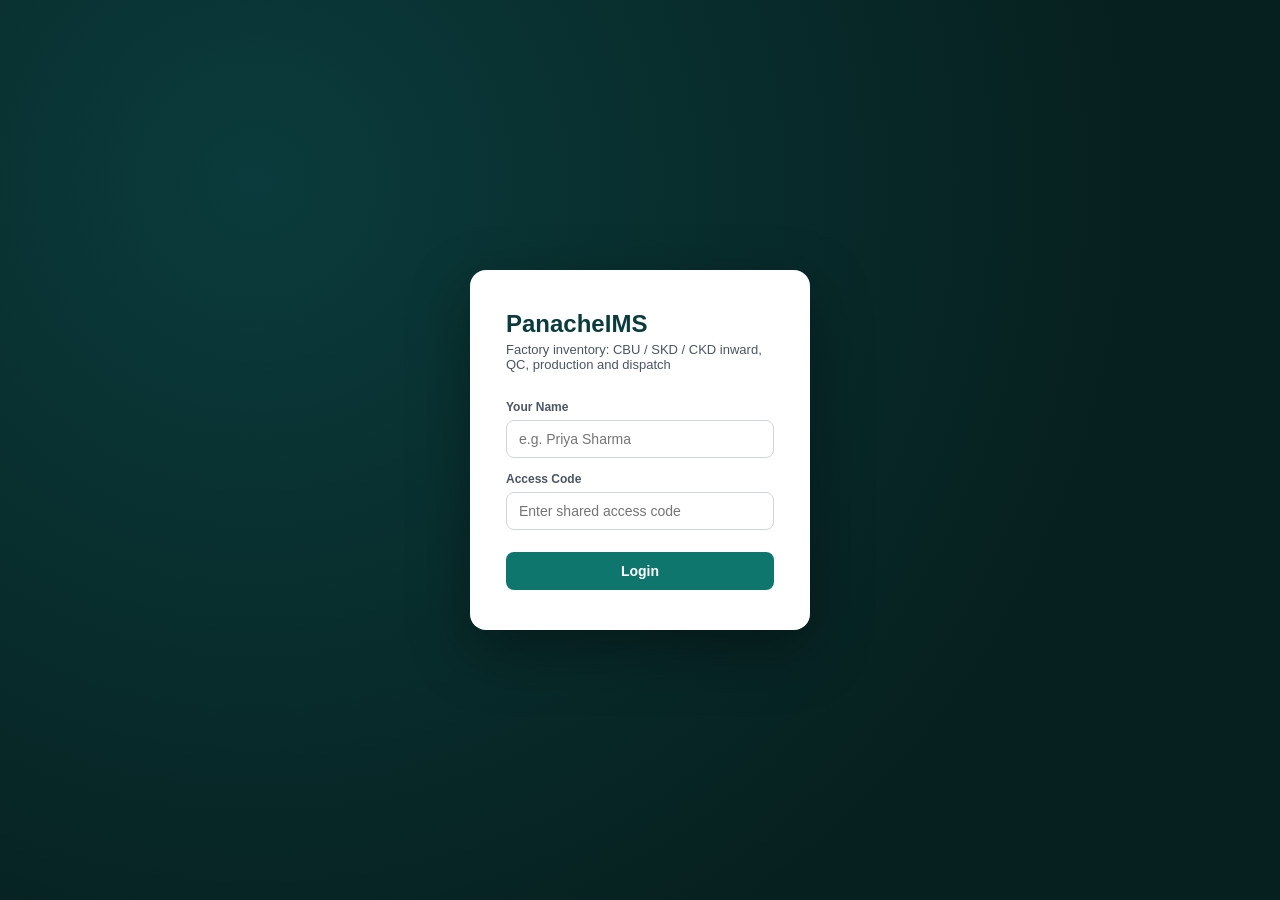
<file: index.html>
<!DOCTYPE html>
<html lang="en">
<head>
    <meta charset="UTF-8">
    <meta name="viewport" content="width=device-width, initial-scale=1.0">
    <title>Login | Panache Factory Inventory</title>
    <link rel="stylesheet" href="style.css">
</head>
<body>
    <div class="login-wrap">
        <div class="login-box">
            <div class="logo">Panache<span>IMS</span></div>
            <div class="tagline">Factory inventory: CBU / SKD / CKD inward, QC, production and dispatch</div>

            <form id="loginForm">
                <label>Your Name</label>
                <input type="text" id="name" placeholder="e.g. Priya Sharma" required>

                <label>Access Code</label>
                <input type="password" id="accessCode" placeholder="Enter shared access code" required>

                <button type="submit" class="btn-primary">Login</button>
                <div class="login-error" id="err" style="display:none;"></div>
            </form>
        </div>
    </div>

    <script src="app.js"></script>
    <script>
        document.getElementById("loginForm").addEventListener("submit", async (e) => {
            e.preventDefault();
            const name = document.getElementById("name").value.trim();
            const accessCode = document.getElementById("accessCode").value;
            const errBox = document.getElementById("err");
            errBox.style.display = "none";
            try {
                const res = await apiPost("/api/login", { name, access_code: accessCode });
                if (res.success) {
                    localStorage.setItem("userName", res.name);
                    window.location.href = "dashboard.html";
                } else {
                    errBox.textContent = res.message || "Login failed.";
                    errBox.style.display = "block";
                }
            } catch (err) {
                errBox.textContent = "Could not reach the server. Please try again.";
                errBox.style.display = "block";
            }
        });
    </script>
</body>
</html>
</file>
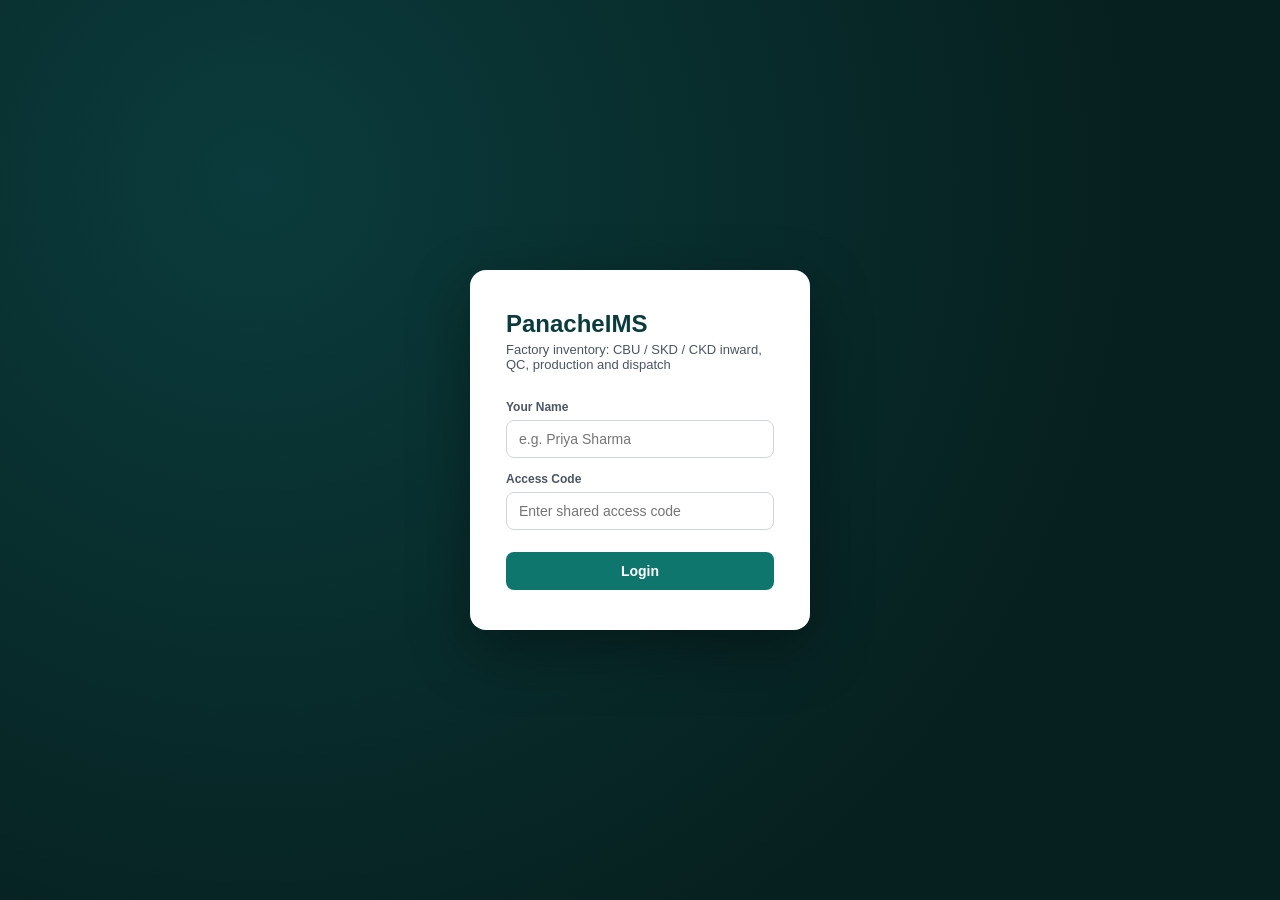
<file: assistant.html>
<!DOCTYPE html>
<html lang="en">
<head>
    <meta charset="UTF-8">
    <meta name="viewport" content="width=device-width, initial-scale=1.0">
    <title>AI Warehouse Assistant | Inventory Management System</title>
    <link rel="stylesheet" href="style.css">
</head>
<body>
    <div class="sidebar">
        <div class="logo">📦 Inventory<span>MS</span></div>
        <div class="menu">
            <a href="dashboard.html">Dashboard</a>
            <a href="assistant.html" class="active">AI Warehouse Assistant</a>
            <a href="reports.html">Reports</a>
        </div>
        <div class="sidebar-footer">Powered by Gemini<br>Every reply is grounded in the live ledger — the AI never guesses a quantity.</div>
    </div>

    <div class="main">
        <div class="header">
            <h1>AI Warehouse Assistant</h1>
            <div class="header-actions">
                <button class="logout-btn" id="undoBtn">↶ Undo last</button>
                <div class="profile" id="profileName">—</div>
                <button class="logout-btn" onclick="logout()">Logout</button>
            </div>
        </div>

        <div class="section" style="padding:20px 24px;">
            <div class="chat-hints">
                <button class="chat-hint" data-msg="how much stock do we have in Bhiwandi?">Ask stock levels</button>
                <button class="chat-hint" data-msg="where is serial number TV43-0001?">Find a serial</button>
                <button class="chat-hint" data-msg="how many TVs can we assemble from the parts in stock?">Can we assemble?</button>
                <button class="chat-hint" data-msg="what is waiting for QC?">Waiting for QC</button>
                <button class="chat-hint" data-msg="what's been sitting in stock for too long?">Ask about aging stock</button>
            </div>

            <div class="chat-wrap">
                <div class="chat-log" id="chatLog">
                    <div class="msg bot">Hi! Tell me about a delivery, dispatch, transfer, or stock correction — or just ask
                        me how much of something you have, where it's kept, or where a serial number is.</div>
                </div>
                <form class="chat-input-row" id="chatForm">
                    <input type="text" id="chatInput" placeholder="e.g. moved 20 back covers from Bhiwandi to Ghatkopar, rack G-2" autocomplete="off" required>
                    <button type="submit" id="sendBtn">Send</button>
                </form>
            </div>
        </div>
    </div>

    <script src="app.js"></script>
    <script>
        requireLogin();
        document.getElementById("profileName").textContent = localStorage.getItem("userName");

        const chatLog = document.getElementById("chatLog");
        const chatForm = document.getElementById("chatForm");
        const chatInput = document.getElementById("chatInput");
        const sendBtn = document.getElementById("sendBtn");

        function addMsg(text, who, extraClass) {
            const div = document.createElement("div");
            div.className = `msg ${who}${extraClass ? " " + extraClass : ""}`;
            div.textContent = text;
            chatLog.appendChild(div);
            chatLog.scrollTop = chatLog.scrollHeight;
            return div;
        }

        async function sendMessage(text) {
            addMsg(text, "user");
            chatInput.value = "";
            sendBtn.disabled = true;
            const thinking = addMsg("Thinking…", "bot");
            try {
                const res = await apiPost("/api/chat", { message: text, entered_by: localStorage.getItem("userName") });
                thinking.remove();
                if (res.success === false) {
                    addMsg(res.message || "Sorry, I couldn't process that.", "bot", "error");
                } else if (res.type === "query") {
                    addMsg(res.message, "bot");
                } else {
                    addMsg(res.message, "bot", "applied");
                }
            } catch (err) {
                thinking.remove();
                addMsg("Could not reach the server: " + err.message, "bot", "error");
            } finally {
                sendBtn.disabled = false;
                chatInput.focus();
            }
        }

        chatForm.addEventListener("submit", (e) => {
            e.preventDefault();
            const text = chatInput.value.trim();
            if (!text) return;
            sendMessage(text);
        });

        document.querySelectorAll(".chat-hint").forEach(btn => {
            btn.addEventListener("click", () => sendMessage(btn.dataset.msg));
        });

        document.getElementById("undoBtn").addEventListener("click", async () => {
            try {
                const res = await apiPost("/api/undo", {});
                showToast(`Reversed: ${res.reversed.action} — ${res.reversed.product}`);
                addMsg(`Undone the last applied transaction (${res.reversed.action} — ${res.reversed.product}).`, "bot");
            } catch (err) {
                showToast("Nothing to undo: " + err.message);
            }
        });
    </script>
</body>
</html>
</file>
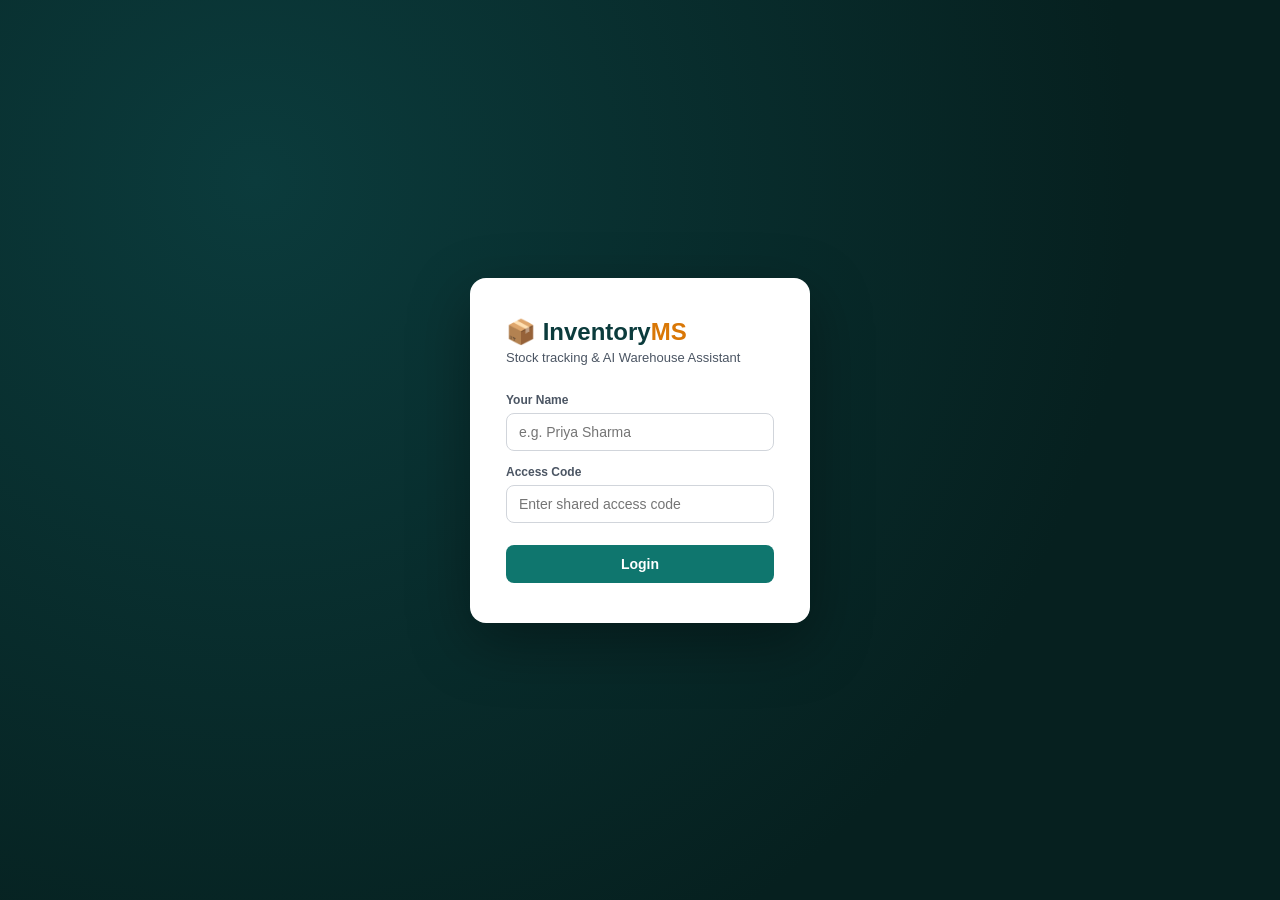
<file: index (5).html>
<!DOCTYPE html>
<html lang="en">
<head>
    <meta charset="UTF-8">
    <meta name="viewport" content="width=device-width, initial-scale=1.0">
    <title>Login | Inventory Management System</title>
    <link rel="stylesheet" href="style.css">
    <style>
        body { display:block; }
    </style>
</head>
<body>
    <div class="login-wrap">
        <div class="login-box">
            <div class="logo">📦 Inventory<span style="color:#d97706">MS</span></div>
            <div class="tagline">Stock tracking &amp; AI Warehouse Assistant</div>

            <form id="loginForm">
                <label>Your Name</label>
                <input type="text" id="name" placeholder="e.g. Priya Sharma" required>

                <label>Access Code</label>
                <input type="password" id="accessCode" placeholder="Enter shared access code" required>

                <button type="submit" class="btn-primary">Login</button>
                <div class="login-error" id="err" style="display:none;"></div>
            </form>
        </div>
    </div>

    <script src="app.js"></script>
    <script>
        document.getElementById("loginForm").addEventListener("submit", async (e) => {
            e.preventDefault();
            const name = document.getElementById("name").value.trim();
            const accessCode = document.getElementById("accessCode").value;
            const errBox = document.getElementById("err");
            errBox.style.display = "none";
            try {
                const res = await apiPost("/api/login", { name, access_code: accessCode });
                if (res.success) {
                    localStorage.setItem("userName", res.name);
                    window.location.href = "dashboard.html";
                } else {
                    errBox.textContent = res.message || "Login failed.";
                    errBox.style.display = "block";
                }
            } catch (err) {
                errBox.textContent = "Could not reach the server. Please try again.";
                errBox.style.display = "block";
            }
        });
    </script>
</body>
</html>
</file>
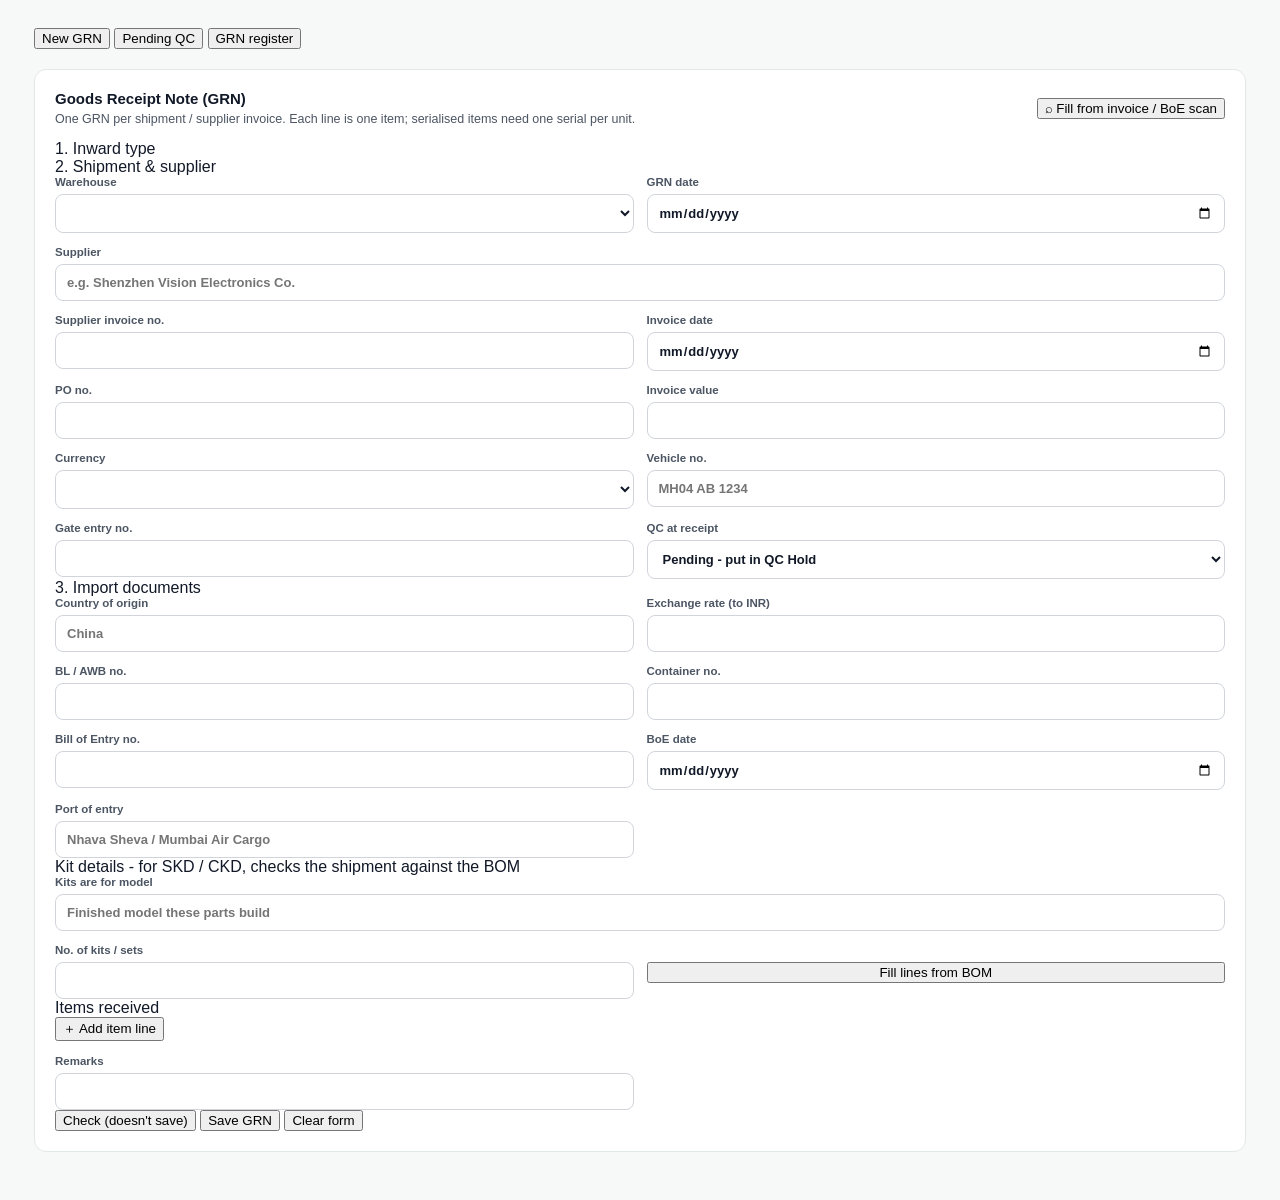
<file: inward.html>
<!DOCTYPE html>
<html lang="en">
<head>
    <meta charset="UTF-8">
    <meta name="viewport" content="width=device-width, initial-scale=1.0">
    <title>Inward & QC | Panache Factory Inventory</title>
    <link rel="stylesheet" href="style.css">
</head>
<body>
<div class="main" id="root">
    <div id="pageHeader"></div>

    <div class="tabs">
        <button data-tab="new">New GRN</button>
        <button data-tab="qc">Pending QC <span id="qcCount"></span></button>
        <button data-tab="grns">GRN register</button>
    </div>

    <!-- ================= NEW GRN ================= -->
    <div class="tab-panel" id="new">
      <form id="grnForm" class="section" autocomplete="off" onsubmit="event.preventDefault(); saveGrn(false)">
        <div class="section-header">
            <div><h2>Goods Receipt Note (GRN)</h2><p class="section-help">One GRN per shipment / supplier invoice. Each line is one item; serialised items need one serial per unit.</p></div>
            <div class="btn-row">
                <button type="button" class="btn amber" onclick="document.getElementById('docFile').click()">⌕ Fill from invoice / BoE scan</button>
                <input type="file" id="docFile" hidden accept=".pdf,.jpg,.jpeg,.png,.webp,.heic,.heif" onchange="scanDoc(this)">
            </div>
        </div>
        <div id="scanStatus" class="notice" hidden></div>

        <div class="form-title">1. Inward type</div>
        <div class="type-choice" id="typeChoice"></div>

        <div class="form-title">2. Shipment & supplier</div>
        <div class="form-grid">
            <label class="req">Warehouse<select name="warehouse" id="whSel"></select></label>
            <label class="req">GRN date<input type="date" name="grn_date"></label>
            <label class="wide req">Supplier<input name="supplier" list="supplierList" placeholder="e.g. Shenzhen Vision Electronics Co."></label>
            <label class="req">Supplier invoice no.<input name="invoice_no"></label>
            <label>Invoice date<input type="date" name="invoice_date"></label>
            <label>PO no.<input name="po_no"></label>
            <label>Invoice value<input name="invoice_value" type="number" step="0.01" min="0"></label>
            <label>Currency<select name="currency"></select></label>
            <label>Vehicle no.<input name="vehicle_no" placeholder="MH04 AB 1234"></label>
            <label>Gate entry no.<input name="gate_entry_no"></label>
            <label>QC at receipt
                <select name="qc_status"><option value="PENDING">Pending - put in QC Hold</option><option value="PASSED">Already passed - straight to store</option></select>
            </label>
        </div>

        <div id="importBox">
            <div class="form-title">3. Import documents</div>
            <div class="form-grid">
                <label>Country of origin<input name="country_of_origin" placeholder="China"></label>
                <label>Exchange rate (to INR)<input name="exchange_rate" type="number" step="0.0001" min="0"></label>
                <label>BL / AWB no.<input name="bl_awb_no"></label>
                <label>Container no.<input name="container_no"></label>
                <label>Bill of Entry no.<input name="bill_of_entry_no"></label>
                <label>BoE date<input type="date" name="boe_date"></label>
                <label>Port of entry<input name="port_of_entry" placeholder="Nhava Sheva / Mumbai Air Cargo"></label>
            </div>
        </div>

        <div id="kitBox">
            <div class="form-title">Kit details <span class="hint">- for SKD / CKD, checks the shipment against the BOM</span></div>
            <div class="form-grid">
                <label class="wide">Kits are for model<input name="kit_for_item" list="fgList" placeholder="Finished model these parts build"></label>
                <label>No. of kits / sets<input name="kits_count" type="number" min="0" step="1"></label>
                <label>&nbsp;<button type="button" class="btn secondary" onclick="fillFromBom()">Fill lines from BOM</button></label>
            </div>
        </div>

        <div class="form-title">Items received</div>
        <div id="lines"></div>
        <button type="button" class="btn secondary" onclick="addLine()">＋ Add item line</button>

        <div class="form-grid" style="margin-top:14px">
            <label class="full">Remarks<input name="remarks"><input type="hidden" name="source_document"></label>
        </div>

        <div id="kitResult"></div>
        <div id="grnResult" class="result"></div>
        <div class="btn-row sticky-actions">
            <button type="button" class="btn secondary" id="checkBtn" onclick="saveGrn(true)">Check (doesn't save)</button>
            <button type="submit" class="btn" id="saveBtn">Save GRN</button>
            <button type="button" class="btn-ghost" onclick="resetGrn()">Clear form</button>
        </div>
      </form>
    </div>

    <!-- ================= PENDING QC ================= -->
    <div class="tab-panel" id="qc" hidden>
        <div class="section">
            <div class="section-header"><div><h2>Waiting for QC</h2><p class="section-help">Stock received with QC pending, and production output sent to QC. Passed stock moves to the store; rejected stock goes to Quarantine.</p></div></div>
            <div id="qcTable"></div>
        </div>
    </div>

    <!-- ================= GRN REGISTER ================= -->
    <div class="tab-panel" id="grns" hidden>
        <div class="section">
            <div class="section-header"><h2>GRN register</h2>
                <input id="grnSearch" placeholder="Search supplier, invoice, BoE, GRN…" style="max-width:280px" oninput="renderGrns()"></div>
            <div id="grnTable"></div>
        </div>
    </div>
</div>

<datalist id="supplierList"></datalist>
<datalist id="fgList"></datalist>

<script src="app.js"></script>
<script>
initPage("Inward (GRN) & QC", "Receive CBU, SKD, CKD and local shipments; record QC.");
let GRNS = [];
let lineSeq = 0;

const TYPE_HELP = {
    CBU: "Finished units, ready to sell. Serials needed per unit.",
    SKD: "Semi-built units needing final assembly.",
    CKD: "Loose parts / kits for assembly on the line.",
    LOCAL: "Bought from an Indian supplier.",
};

async function setup() {
    const m = await loadMeta();
    document.getElementById("typeChoice").innerHTML = Object.keys(m.inward_types).map((t, i) =>
        `<label><input type="radio" name="inward_type" value="${t}" ${i === 0 ? "checked" : ""} onchange="typeChanged()"><span><b>${t}</b><small>${esc(TYPE_HELP[t] || m.inward_types[t])}</small></span></label>`).join("");
    document.getElementById("whSel").innerHTML = options(m.warehouses, m.warehouses[0]);
    document.querySelector('[name=currency]').innerHTML = options(["USD", "CNY", "INR", "EUR", "JPY", "KRW", "HKD", "TWD"], "USD");
    document.querySelector('[name=grn_date]').value = today();
    await loadItems();
    fillFgList();
    typeChanged();
    if (!document.querySelector("#lines [data-row]")) addLine();
}
function fillFgList() {
    document.getElementById("fgList").innerHTML = ITEMS.filter(i => ["FG", "SUB_ASSEMBLY"].includes(i["Item Type"]))
        .map(i => `<option value="${esc(i["Item Name"])}">${esc(i["Item Code"])}${i.has_bom ? " · BOM" : " · no BOM"}</option>`).join("");
}
function itype() { return (document.querySelector('[name=inward_type]:checked') || {}).value; }
function typeChanged() {
    const t = itype();
    document.getElementById("importBox").hidden = t === "LOCAL";
    document.getElementById("kitBox").hidden = !(t === "SKD" || t === "CKD");
    const cur = document.querySelector('[name=currency]');
    if (t === "LOCAL") cur.value = "INR"; else if (cur.value === "INR") cur.value = "USD";
}

/* ---------- line items ---------- */
function addLine(pre) {
    pre = pre || {};
    const id = ++lineSeq;
    const div = document.createElement("div");
    div.className = "line-card";
    div.dataset.row = id;
    div.innerHTML = `
      <div class="line-head"><b>Line <span class="ln"></span></b><button type="button" class="link-btn" onclick="this.closest('[data-row]').remove(); renumber()">Remove</button></div>
      <div class="line-grid">
        <label class="field req">Item (name or code)<input data-k="item" list="itemList" value="${esc(pre.item || "")}" oninput="lineChanged(this)"></label>
        <label class="field req">Invoice qty<input data-k="invoice_qty" type="number" min="0" step="any" value="${esc(pre.invoice_qty ?? "")}" oninput="lineChanged(this)"></label>
        <label class="field">Received qty<input data-k="received_qty" type="number" min="0" step="any" placeholder="= invoice" value="${esc(pre.received_qty ?? "")}" oninput="lineChanged(this)"></label>
        <label class="field">Damaged qty<input data-k="damaged_qty" type="number" min="0" step="any" value="${esc(pre.damaged_qty ?? "")}" oninput="lineChanged(this)"></label>
        <label class="field req">Bin / rack<input data-k="bin" value="${esc(pre.bin || "")}" placeholder="R-A3-S2"></label>
        <label class="field">Unit price<input data-k="unit_price" type="number" min="0" step="any" value="${esc(pre.unit_price ?? "")}"></label>
        <label class="field">Lot / batch no.<input data-k="lot_no" value="${esc(pre.lot_no || "")}"></label>
        <label class="field">Mfg date<input data-k="mfg_date" type="date"></label>
        <label class="field">HSN code<input data-k="hsn_code" value="${esc(pre.hsn_code || "")}"></label>
        <label class="field">QC for this line<select data-k="qc_status"><option value="">Same as GRN</option><option>PENDING</option><option>PASSED</option></select></label>
        <label class="field span-2">Remarks<input data-k="remarks"></label>
        <div class="new-item-box" hidden>
          <p><b>New item.</b> It will be added to the Item Master when you save.</p>
          <label class="field">Item code<input data-k="item_code" placeholder="blank = auto"></label>
          <label class="field req">Item type<select data-k="item_type">${options(META.item_types, "", "Choose…")}</select></label>
          <label class="field req">Serialized?<select data-k="serialized" onchange="lineChanged(this)"><option value="N">No - count only</option><option value="Y">Yes - one serial per unit</option></select></label>
          <label class="field">Unit<input data-k="unit" placeholder="pcs"></label>
        </div>
        <label class="field span-3 serials-box" hidden>Serial numbers of good units <span class="hint">one per line, or "SERIAL | MAC/IMEI"</span>
          <textarea data-k="serials" data-serials rows="3">${esc(Array.isArray(pre.serials) ? pre.serials.join("\n") : (pre.serials || ""))}</textarea><span class="serial-count"></span></label>
        <label class="field span-3 dserials-box" hidden>Serial numbers of damaged units
          <textarea data-k="damaged_serials" data-serials rows="3"></textarea><span class="serial-count"></span></label>
        <label class="field span-2 dbin-box" hidden>Quarantine bin for damaged<input data-k="damaged_bin" placeholder="QUARANTINE"></label>
      </div>
      <div class="line-summary"></div>`;
    document.getElementById("lines").appendChild(div);
    if (pre.is_new) {
        const box = div.querySelector(".new-item-box");
        box.querySelector('[data-k=item_code]').value = pre.item_code || "";
        box.querySelector('[data-k=item_type]').value = pre.item_type || "";
    }
    renumber();
    lineChanged(div.querySelector("[data-k=item]"));
    return div;
}
function renumber() { document.querySelectorAll("#lines [data-row] .ln").forEach((el, i) => el.textContent = i + 1); }
function lineChanged(el) {
    const row = el.closest("[data-row]");
    const v = k => row.querySelector(`[data-k=${k}]`).value.trim();
    const it = findItem(v("item"));
    const isNew = v("item") && !it;
    row.querySelector(".new-item-box").hidden = !isNew;
    const serialized = it ? it.Serialized === "Y" : (isNew && v("serialized") === "Y");
    const inv = Number(v("invoice_qty") || 0), rec = v("received_qty") === "" ? inv : Number(v("received_qty"));
    const dmg = Number(v("damaged_qty") || 0), acc = Math.max(rec - dmg, 0), short = Math.max(inv - rec, 0);
    row.querySelector(".serials-box").hidden = !serialized;
    row.querySelector(".dserials-box").hidden = !(serialized && dmg > 0);
    row.querySelector(".dbin-box").hidden = !(dmg > 0);
    let txt = it ? `<span class="type-tag">${esc(it["Item Code"])}</span> <span class="type-tag">${esc(it["Item Type"])}</span> ${serialized ? '<span class="type-tag">SERIALIZED</span>' : ""} · ` : "";
    if (inv || rec) txt += `Accepted <b>${fmtQty(acc)}</b>` + (short ? ` · <span class="diff-neg">short ${fmtQty(short)}</span>` : "") +
        (rec > inv && inv ? ` · <span class="diff-pos">excess ${fmtQty(rec - inv)}</span>` : "") + (dmg ? ` · <span class="diff-neg">${fmtQty(dmg)} damaged → quarantine</span>` : "");
    if (serialized) txt += ` · need <b>${fmtQty(acc)}</b> serial(s)`;
    row.querySelector(".line-summary").innerHTML = txt;
}

async function fillFromBom() {
    const fg = document.querySelector('[name=kit_for_item]').value.trim();
    const kits = Number(document.querySelector('[name=kits_count]').value || 0);
    if (!fg || !kits) return showToast("Enter the model and number of kits first.", "error");
    const r = await apiGet("/api/bom?fg=" + encodeURIComponent(fg));
    if (!r.fg) return showToast("That model is not in the Item Master.", "error");
    if (!r.lines.length) return showToast(`${r.fg["Item Name"]} has no BOM yet - add it under Items & BOM.`, "error");
    document.querySelectorAll("#lines [data-row]").forEach(row => { if (!row.querySelector("[data-k=item]").value.trim()) row.remove(); });
    r.lines.forEach(l => addLine({ item: l["Component Name"], invoice_qty: Math.round(Number(l["Qty Per Unit"]) * kits * 10000) / 10000 }));
    showToast(`${r.lines.length} BOM lines added. Adjust received / damaged quantities to what actually arrived.`);
}

/* ---------- save ---------- */
function collectGrn() {
    const body = formData(document.getElementById("grnForm"));
    body.lines = rowsData(document.getElementById("lines")).filter(l => l.item).map(l => {
        const it = findItem(l.item);
        if (it) { l.item_code = it["Item Code"]; delete l.item_type; delete l.serialized; }
        else { l.item_name = l.item; }
        return l;
    });
    return body;
}
async function saveGrn(dry) {
    const btn = document.getElementById(dry ? "checkBtn" : "saveBtn");
    const body = collectGrn();
    const r = await submitWith(btn, () => apiPost("/api/inward" + (dry ? "?dry_run=true" : ""), body));
    if (!r) return;
    const resEl = document.getElementById("grnResult");
    if (dry && r.success) {
        r.message = "Everything checks out. " + r.message.replace(/^GRN-\d+-\d+ saved/, "Will save as") + " (Not saved yet.)";
    }
    showResult(resEl, r);
    renderKit(r.kit_check);
    if (r.success && !dry) {
        showToast(r.grn_no + " saved.");
        resetGrn(true);
        await loadItems(true); fillFgList();
        loadQc(); loadGrns();
    }
    resEl.scrollIntoView({ behavior: "smooth", block: "center" });
}
function renderKit(k) {
    const el = document.getElementById("kitResult");
    if (!k) { el.innerHTML = ""; return; }
    el.innerHTML = `<div class="kit-box"><div class="section-header"><h2>Kit check: ${esc(k.kit_item || "")} × ${esc(k.kits ?? "")}</h2>${statusPill(k.status)}</div>
        ${table(["Component", "Required", "Received (good)", "Difference"], (k.lines || []).map(l => [
            esc(l.item_name) + (l.not_in_bom ? ' <span class="pill warn">not in BOM</span>' : ""), fmtQty(l.required), fmtQty(l.received),
            `<span class="${l.difference < 0 ? "diff-neg" : l.difference > 0 ? "diff-pos" : ""}">${l.difference > 0 ? "+" : ""}${fmtQty(l.difference)}</span>`]))}</div>`;
}
function resetGrn(keepResult) {
    const f = document.getElementById("grnForm");
    const t = itype(), wh = f.warehouse.value;
    f.reset();
    f.querySelector(`[name=inward_type][value=${t}]`).checked = true;
    f.warehouse.value = wh;
    f.grn_date.value = today();
    f.source_document.value = "";
    document.getElementById("lines").innerHTML = "";
    if (!keepResult) { document.getElementById("grnResult").style.display = "none"; renderKit(null); }
    document.getElementById("scanStatus").hidden = true;
    typeChanged();
    addLine();
}

/* ---------- document scan ---------- */
async function scanDoc(input) {
    const file = input.files[0];
    if (!file) return;
    const st = document.getElementById("scanStatus");
    st.hidden = false;
    st.innerHTML = '<span class="spinner"></span> Reading the document…';
    try {
        const fd = new FormData(); fd.append("file", file);
        const res = await fetch(API_BASE + "/api/scan-document", { method: "POST", body: fd });
        const data = await res.json();
        if (!res.ok || !data.success) throw new Error(data.detail || "Could not read the document.");
        const d = data.document, f = document.getElementById("grnForm");
        if (d.suggested_inward_type && f.querySelector(`[name=inward_type][value=${d.suggested_inward_type}]`)) {
            f.querySelector(`[name=inward_type][value=${d.suggested_inward_type}]`).checked = true; typeChanged();
        }
        const set = (name, v) => { if (v !== null && v !== undefined && v !== "" && f[name]) f[name].value = v; };
        set("supplier", d.supplier); set("invoice_no", d.invoice_no); set("invoice_date", d.invoice_date); set("po_no", d.po_no);
        set("currency", d.currency); set("invoice_value", d.invoice_value); set("country_of_origin", d.country_of_origin);
        set("bl_awb_no", d.bl_awb_no); set("container_no", d.container_no); set("bill_of_entry_no", d.bill_of_entry_no);
        set("boe_date", d.boe_date); set("port_of_entry", d.port_of_entry); set("vehicle_no", d.vehicle_no);
        f.source_document.value = file.name;
        const items = d.items || [];
        if (items.length) {
            document.getElementById("lines").innerHTML = "";
            items.forEach(i => {
                const known = findItem(i.item_code) || findItem(i.item_name);
                addLine({ item: known ? known["Item Name"] : i.item_name, invoice_qty: i.qty, unit_price: i.unit_price,
                    hsn_code: i.hsn_code, serials: i.serials || [], is_new: !known, item_code: known ? "" : (i.item_code || "") });
            });
        }
        st.innerHTML = `<b>Filled from ${esc(file.name)}</b> (${esc(d.document_type || "document")}${d.direction === "OUTWARD" ? " - looks like an <b>outward</b> document; use Dispatch instead" : ""}). ` +
            `Check every field before saving; fill bins and serials. ${esc(d.confidence_notes || "")}`;
    } catch (e) {
        st.innerHTML = "⚠ " + esc(e.message);
    } finally { input.value = ""; }
}

/* ---------- QC ---------- */
let QC = [];
async function loadQc() {
    QC = (await apiGet("/api/pending-qc")).batches || [];
    document.getElementById("qcCount").innerHTML = QC.length ? `<span class="pill warn">${QC.length}</span>` : "";
    document.getElementById("qcTable").innerHTML = table(["Item", "From", "Warehouse / bin", "Waiting", "Since", ""],
        QC.map((b, i) => [`<b>${esc(b["Item Name"])}</b><br><span class="small muted">${esc(b["Item Code"])}${b.serialized ? " · serialized" : ""}</span>`,
            esc(b["GRN No"] || b["Work Order"] || b.Source) + `<br><span class="small muted">${esc(b["Inward Type"])}</span>`,
            `${esc(b.Warehouse)} / ${esc(b.Bin)}`, `<b>${fmtQty(b["Qty Remaining"])}</b> ${esc(b.Unit)}`, fmtDate(b["Date Received"]),
            `<button class="btn small" onclick="openQc(${i})">Record QC</button>`]), "Nothing is waiting for QC.");
}
function openQc(i) {
    const b = QC[i];
    const store = b["Item Type"] === "FG" ? "FG_STORE" : "RAW_STORE";
    openModal(`QC: ${b["Item Name"]} (${b["GRN No"] || b["Work Order"]})`, `
      <p class="notice">${fmtQty(b["Qty Remaining"])} ${esc(b.Unit)} waiting at ${esc(b.Warehouse)} / ${esc(b.Bin)}. You can record part of the batch now and the rest later.</p>
      <form id="qcForm" class="form-grid cols-2" onsubmit="event.preventDefault(); saveQc('${esc(b["Batch ID"])}')">
        <label>Passed qty<input name="pass_qty" type="number" min="0" step="any" value="${b["Qty Remaining"]}"></label>
        <label>Rejected qty<input name="reject_qty" type="number" min="0" step="any" value="0"></label>
        <label>Passed stock goes to<select name="pass_zone">${options({ RAW_STORE: "Raw / Parts Store", FG_STORE: "Finished Goods Store" }, store)}</select></label>
        <label>Bin for passed stock<input name="pass_bin" value="${esc(b.Bin)}"></label>
        ${b.serialized ? `
        <label class="full">Rejected serials <span class="hint">required if any rejected</span><textarea name="reject_serials" data-serials rows="3"></textarea><span class="serial-count"></span></label>
        <label class="full">Passed serials <span class="hint">leave blank if all remaining units passed</span><textarea name="pass_serials" data-serials rows="3"></textarea><span class="serial-count"></span></label>` : ""}
        <label>Quarantine bin for rejected<input name="reject_bin" placeholder="QUARANTINE"></label>
        <label>Remarks / QC report no.<input name="remarks"></label>
        <div class="full"><div id="qcResult" class="result"></div>
        <div class="modal-actions"><button type="button" class="btn secondary" onclick="closeModal()">Cancel</button><button class="btn" id="qcBtn">Save QC result</button></div></div>
      </form>`);
}
async function saveQc(batchId) {
    const body = { batch_id: batchId, ...formData(document.getElementById("qcForm")) };
    const r = await submitWith(document.getElementById("qcBtn"), () => apiPost("/api/qc", body));
    if (!r) return;
    if (!r.success) return showResult(document.getElementById("qcResult"), r);
    closeModal(); showToast(r.message); loadQc(); loadGrns();
}

/* ---------- GRN register ---------- */
async function loadGrns() { GRNS = (await apiGet("/api/inwards?limit=300")).inwards || []; renderGrns(); }
function renderGrns() {
    const q = (document.getElementById("grnSearch").value || "").toLowerCase();
    const rows = GRNS.filter(g => !q || [g["GRN No"], g.Supplier, g["Invoice No"], g["Bill of Entry No"], g["BL / AWB No"], g["Container No"], g["Kit For Item"]]
        .some(x => String(x || "").toLowerCase().includes(q)));
    document.getElementById("grnTable").innerHTML = table(["GRN", "Date", "Type", "Supplier / invoice", "BoE / BL", "Accepted", "Short", "Damaged", "Kit", "QC", ""],
        rows.map(g => [`<b>${esc(g["GRN No"])}</b>${g.Status === "Reversed" ? "<br>" + statusPill("Reversed") : ""}`, fmtDate(g["GRN Date"]),
            `<span class="type-tag">${esc(g["Inward Type"])}</span>`, `${esc(g.Supplier)}<br><span class="small muted">${esc(g["Invoice No"])}</span>`,
            `<span class="small">${esc(g["Bill of Entry No"] || "—")}<br>${esc(g["BL / AWB No"] || "")}</span>`,
            `<span class="num">${fmtQty(g["Total Accepted"])}</span>`, g["Total Short"] ? `<span class="diff-neg">${fmtQty(g["Total Short"])}</span>` : "0",
            g["Total Damaged"] ? `<span class="diff-neg">${fmtQty(g["Total Damaged"])}</span>` : "0",
            g["Kit Check"] ? statusPill(g["Kit Check"]) : "—", statusPill(g["QC Status"]),
            `<button class="link-btn" onclick="showGrn('${esc(g["GRN No"])}')">Details</button>`]), "No GRNs yet.");
}
async function showGrn(no) {
    const g = GRNS.find(x => x["GRN No"] === no);
    const kv = ["Inward Type", "GRN Date", "Warehouse", "Supplier", "Country of Origin", "PO No", "Invoice No", "Invoice Date", "Currency", "Invoice Value",
        "Exchange Rate", "BL / AWB No", "Container No", "Bill of Entry No", "BoE Date", "Port of Entry", "Vehicle No", "Gate Entry No", "Kit For Item",
        "Kits Count", "Received By", "Status", "Remarks"].filter(k => g[k] !== "" && g[k] !== null);
    openModal(no, `<div class="kv">${kv.map(k => `<div><b>${esc(k)}</b><span>${esc(g[k])}</span></div>`).join("")}</div>
      ${table(["Item", "Invoice", "Received", "Short", "Damaged", "Accepted", "Zone / bin", "QC", "Price", "Serials"], g.lines.map(l => [
        `${esc(l["Item Name"])}<br><span class="small muted">${esc(l["Item Code"])} · ${esc(l["Item Type"])}</span>`, fmtQty(l["Invoice Qty"]), fmtQty(l["Received Qty"]),
        l["Short Qty"] ? `<span class="diff-neg">${fmtQty(l["Short Qty"])}</span>` : "0", l["Damaged Qty"] ? `<span class="diff-neg">${fmtQty(l["Damaged Qty"])}</span>` : "0",
        `<b>${fmtQty(l["Accepted Qty"])}</b>`, `${zonePill(l.Zone)} ${esc(l.Bin)}`, statusPill(l["QC Status"]),
        l["Unit Price"] ? `${fmtQty(l["Unit Price"])} ${esc(l.Currency)}` : "", l["Serial Count"] || ""]))}
      <div id="grnKit"></div>`, true);
    if (g["Kit For Item"]) {
        const k = (await apiGet("/api/kit-check?grn=" + encodeURIComponent(no))).kit_check;
        if (k) document.getElementById("grnKit").innerHTML = `<div class="kit-box"><div class="section-header"><h2>Kit check: ${esc(k.kit_item)} × ${esc(k.kits)}</h2>${statusPill(k.status)}</div>
          ${table(["Component", "Required", "Received (good)", "Difference"], k.lines.map(l => [esc(l.item_name), fmtQty(l.required), fmtQty(l.received),
            `<span class="${l.difference < 0 ? "diff-neg" : l.difference > 0 ? "diff-pos" : ""}">${fmtQty(l.difference)}</span>`]))}</div>`;
    }
}

async function refresh() {
    await Promise.all([loadQc(), loadGrns()]);
    document.getElementById("supplierList").innerHTML = [...new Set(GRNS.map(g => g.Supplier).filter(Boolean))].map(s => `<option value="${esc(s)}">`).join("");
}
window.refresh = refresh;
setup().then(() => { initTabs(document.getElementById("root")); refresh(); }).catch(e => showToast(e.message, "error"));
</script>
</body>
</html>
</file>
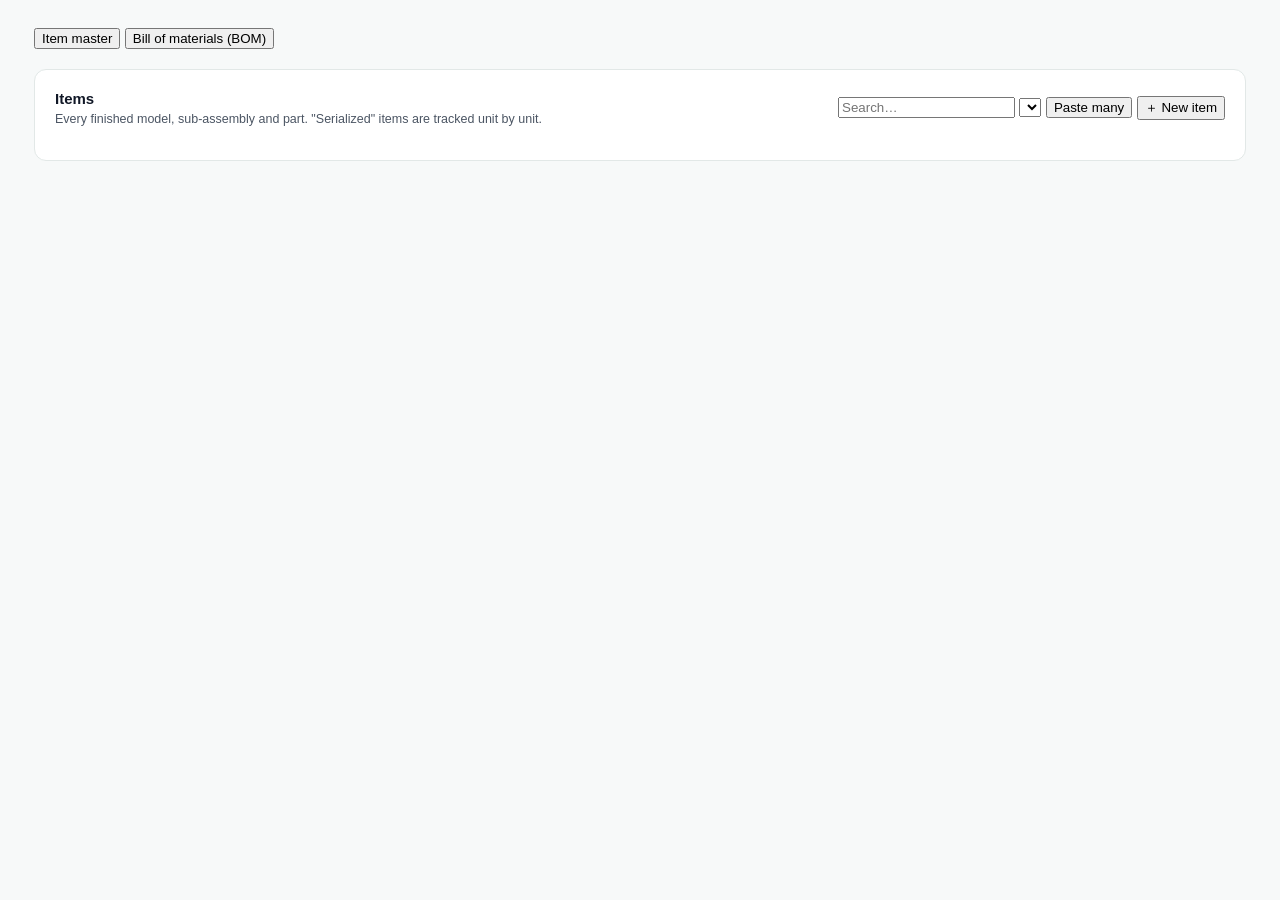
<file: masters.html>
<!DOCTYPE html>
<html lang="en">
<head>
    <meta charset="UTF-8">
    <meta name="viewport" content="width=device-width, initial-scale=1.0">
    <title>Items & BOM | Panache Factory Inventory</title>
    <link rel="stylesheet" href="style.css">
</head>
<body>
<div class="main" id="root">
    <div id="pageHeader"></div>
    <div class="tabs">
        <button data-tab="items">Item master</button>
        <button data-tab="bom">Bill of materials (BOM)</button>
    </div>

    <div class="tab-panel" id="items">
        <div class="section">
            <div class="section-header">
                <div><h2>Items</h2><p class="section-help">Every finished model, sub-assembly and part. "Serialized" items are tracked unit by unit.</p></div>
                <div class="btn-row">
                    <input id="itemSearch" placeholder="Search…" style="max-width:200px" oninput="renderItems()">
                    <select id="typeFilter" style="max-width:170px" onchange="renderItems()"></select>
                    <button class="btn secondary" onclick="bulkModal()">Paste many</button>
                    <button class="btn" onclick="itemModal()">＋ New item</button>
                </div>
            </div>
            <div id="itemTable"></div>
        </div>
    </div>

    <div class="tab-panel" id="bom" hidden>
        <div class="grid-2">
            <div class="section">
                <div class="section-header"><div><h2>Edit BOM</h2><p class="section-help">Components and quantity needed to build <b>one</b> unit. Used for kit checks on SKD/CKD inward, issuing to work orders and consumption.</p></div></div>
                <div class="form-grid cols-2">
                    <label class="req">Finished model / sub-assembly<input id="bomFg" list="fgList" onchange="loadBom()"></label>
                    <label>&nbsp;<button class="btn secondary" type="button" onclick="pasteBom()">Paste component list</button></label>
                </div>
                <div class="form-title">Components</div>
                <div id="bomRows"></div>
                <button type="button" class="btn small secondary" onclick="bomRow()">＋ Add component</button>
                <div id="bomRes" class="result"></div>
                <div class="btn-row" style="margin-top:12px"><button class="btn" id="bomBtn" onclick="saveBom()">Save BOM</button></div>
            </div>
            <div class="section">
                <div class="section-header"><h2>Models with a BOM</h2></div>
                <div id="bomList"></div>
            </div>
        </div>
    </div>
</div>
<datalist id="fgList"></datalist>

<script src="app.js"></script>
<script>
initPage("Items & BOM", "Item master and bills of materials.");
let BOMS = [];

async function setup() {
    const m = await loadMeta();
    document.getElementById("typeFilter").innerHTML = options(m.item_types, "", "All types");
}
function renderItems() {
    const q = document.getElementById("itemSearch").value.toLowerCase(), t = document.getElementById("typeFilter").value;
    const rows = ITEMS.filter(i => (!t || i["Item Type"] === t) && (!q || [i["Item Code"], i["Item Name"], i.Model, i.Category, i["HSN Code"]].some(x => String(x || "").toLowerCase().includes(q))));
    document.getElementById("itemTable").innerHTML = table(["Code", "Name", "Type", "Serialized", "Unit", "HSN", "Warranty", "On hand", "Available", "BOM", "Status", ""],
        rows.map(i => [`<b class="mono">${esc(i["Item Code"])}</b>`, esc(i["Item Name"]) + (i.Model ? `<br><span class="small muted">${esc(i.Model)} ${esc(i.Variant)}</span>` : ""),
            `<span class="type-tag">${esc(i["Item Type"])}</span>`, i.Serialized === "Y" ? "Yes" : "No", esc(i.Unit), esc(i["HSN Code"]),
            i["Warranty Months"] ? i["Warranty Months"] + " mo" : "", fmtQty(i.on_hand), fmtQty(i.available), i.has_bom ? "✓" : "",
            i.Status === "Active" ? "" : statusPill(i.Status), `<button class="link-btn" onclick="itemModal(ITEMS[${ITEMS.indexOf(i)}]['Item Code'])">Edit</button>`]),
        "No items yet. Add your models and parts, or paste a list.");
}
function itemModal(code) {
    const i = code ? ITEMS.find(x => x["Item Code"] === code) : {};
    const v = k => esc(i[k] ?? "");
    openModal(code ? `Edit ${code}` : "New item", `
      <form id="itemForm" class="form-grid cols-2" onsubmit="event.preventDefault(); saveItem(this.dataset.code)" data-code="${esc(code || "")}">
        <label class="req">Item name<input name="item_name" value="${v("Item Name")}"></label>
        <label>Item code / part no. ${code ? "" : '<span class="hint">blank = auto</span>'}<input name="item_code" value="${v("Item Code")}" ${code ? "disabled" : ""}></label>
        <label class="req">Item type<select name="item_type">${options(META.item_types, i["Item Type"] || "", "Choose…")}</select></label>
        <label class="req">Serialized?<select name="serialized">${options({ N: "No - count only", Y: "Yes - one serial per unit" }, i.Serialized || "N")}</select></label>
        <label>Model<input name="model" value="${v("Model")}"></label>
        <label>Variant / revision<input name="variant" value="${v("Variant")}"></label>
        <label>Category<input name="category" value="${v("Category")}" placeholder="TV, Mini PC, Monitor…"></label>
        <label>Unit<input name="unit" value="${v("Unit")}" placeholder="pcs / units / sets"></label>
        <label>HSN code<input name="hsn_code" value="${v("HSN Code")}"></label>
        <label>Warranty (months)<input name="warranty_months" type="number" min="0" value="${v("Warranty Months")}"></label>
        <label>Reorder level<input name="reorder_level" type="number" min="0" value="${v("Reorder Level")}"></label>
        ${code ? `<label>Status<select name="status">${options(["Active", "Inactive"], i.Status)}</select></label>` : ""}
        <label class="full">Remarks<input name="remarks" value="${v("Remarks")}"></label>
        <div class="full"><div id="iRes" class="result"></div>
        <div class="modal-actions"><button type="button" class="btn secondary" onclick="closeModal()">Cancel</button><button class="btn" id="iBtn">Save</button></div></div>
      </form>`);
}
async function saveItem(code) {
    const body = formData(document.getElementById("itemForm"));
    if (code) body.existing_code = code;
    const r = await submitWith(document.getElementById("iBtn"), () => apiPost("/api/items", body));
    if (!r) return;
    if (!r.success) return showResult(document.getElementById("iRes"), r);
    closeModal(); showToast(r.message); refresh();
}
function bulkModal() {
    openModal("Paste many items", `
      <p class="notice">One item per line, columns separated by commas or tabs (you can copy straight from Excel):<br>
      <span class="mono">item code, item name, type, serialized (Y/N), unit, HSN, warranty months</span><br>
      Types: ${Object.keys(META.item_types).join(", ")}. Items whose name already exists are skipped.</p>
      <textarea id="bulkText" rows="10" placeholder="MB-43-V2, Main Board 43in V2, PART, Y, pcs, 85299090, 0"></textarea>
      <div id="bRes" class="result"></div>
      <div class="modal-actions"><button class="btn secondary" onclick="closeModal()">Cancel</button><button class="btn" id="bBtn" onclick="saveBulk()">Add items</button></div>`, true);
}
async function saveBulk() {
    const rows = document.getElementById("bulkText").value.split(/\n/).map(l => l.split(/\t|,/).map(x => x.trim())).filter(c => c.length >= 2 && c[1])
        .filter(c => !/^item ?code$/i.test(c[0]))
        .map(c => ({ item_code: c[0], item_name: c[1], item_type: (c[2] || "PART").toUpperCase(), serialized: c[3] || "N", unit: c[4] || "", hsn_code: c[5] || "", warranty_months: c[6] || "" }));
    if (!rows.length) return showToast("Nothing to add.", "error");
    const r = await submitWith(document.getElementById("bBtn"), () => apiPost("/api/items/bulk", { rows }));
    if (!r) return;
    if (!r.success) return showResult(document.getElementById("bRes"), r);
    closeModal(); showToast(r.message); refresh();
}

/* ---------- BOM ---------- */
function bomRow(item, qty, remarks) {
    document.getElementById("bomRows").insertAdjacentHTML("beforeend", `<div class="simple-row" data-row style="grid-template-columns:2.5fr 1fr 2fr auto">
        <input data-k="item" list="itemList" placeholder="Component" value="${esc(item || "")}">
        <input data-k="qty_per_unit" type="number" min="0" step="any" placeholder="Qty / unit" value="${esc(qty ?? "")}">
        <input data-k="remarks" placeholder="Remarks" value="${esc(remarks || "")}">
        <button type="button" class="link-btn" onclick="this.parentElement.remove()" aria-label="Remove">✕</button></div>`);
}
async function loadBom() {
    const fg = document.getElementById("bomFg").value.trim();
    document.getElementById("bomRows").innerHTML = "";
    document.getElementById("bomRes").style.display = "none";
    if (!fg) return;
    const r = await apiGet("/api/bom?fg=" + encodeURIComponent(fg));
    (r.lines || []).forEach(l => bomRow(l["Component Name"], l["Qty Per Unit"], l.Remarks));
    if (!(r.lines || []).length) { bomRow(); bomRow(); bomRow(); }
}
function editBom(i) { document.getElementById("bomFg").value = BOMS[i].fg_item_name; loadBom(); window.scrollTo({ top: 0, behavior: "smooth" }); }
function pasteBom() {
    openModal("Paste component list", `<p class="notice">One component per line: <span class="mono">component code or name, qty per unit</span>. Copy two columns from Excel.</p>
      <textarea id="bomText" rows="10"></textarea>
      <div class="modal-actions"><button class="btn secondary" onclick="closeModal()">Cancel</button><button class="btn" onclick="applyPaste()">Use these</button></div>`);
}
function applyPaste() {
    const lines = document.getElementById("bomText").value.split(/\n/).map(l => l.split(/\t|,/).map(x => x.trim())).filter(c => c[0]);
    document.getElementById("bomRows").innerHTML = "";
    lines.forEach(c => { const it = findItem(c[0]); bomRow(it ? it["Item Name"] : c[0], c[1] || 1); });
    closeModal();
    const unknown = lines.filter(c => !findItem(c[0])).map(c => c[0]);
    if (unknown.length) showToast("Not in Item Master yet: " + unknown.slice(0, 6).join(", ") + ". Add them first.", "error");
}
async function saveBom() {
    const fg = document.getElementById("bomFg").value.trim();
    const components = rowsData(document.getElementById("bomRows")).filter(r => r.item);
    const r = await submitWith(document.getElementById("bomBtn"), () => apiPost("/api/bom", { fg_item: fg, components }));
    if (!r) return;
    showResult(document.getElementById("bomRes"), r);
    if (r.success) refresh();
}
function renderBoms() {
    document.getElementById("bomList").innerHTML = table(["Model", "Components", ""], BOMS.map(b => [
        `<b>${esc(b.fg_item_name)}</b><br><span class="small muted">${esc(b.fg_item_code)}</span>`,
        `<span class="small">${b.lines.map(l => `${esc(l["Component Name"])} × ${l["Qty Per Unit"]}`).join("<br>")}</span>`,
        `<button class="link-btn" onclick="editBom(${BOMS.indexOf(b)})">Edit</button>`]), "No BOMs yet.");
}

async function refresh() {
    await loadItems(true);
    BOMS = (await apiGet("/api/bom")).boms || [];
    document.getElementById("fgList").innerHTML = ITEMS.filter(i => ["FG", "SUB_ASSEMBLY"].includes(i["Item Type"]))
        .map(i => `<option value="${esc(i["Item Name"])}">${esc(i["Item Code"])}</option>`).join("");
    renderItems(); renderBoms();
}
window.refresh = refresh;
setup().then(() => { initTabs(document.getElementById("root")); return refresh(); }).catch(e => showToast(e.message, "error"));
</script>
</body>
</html>
</file>
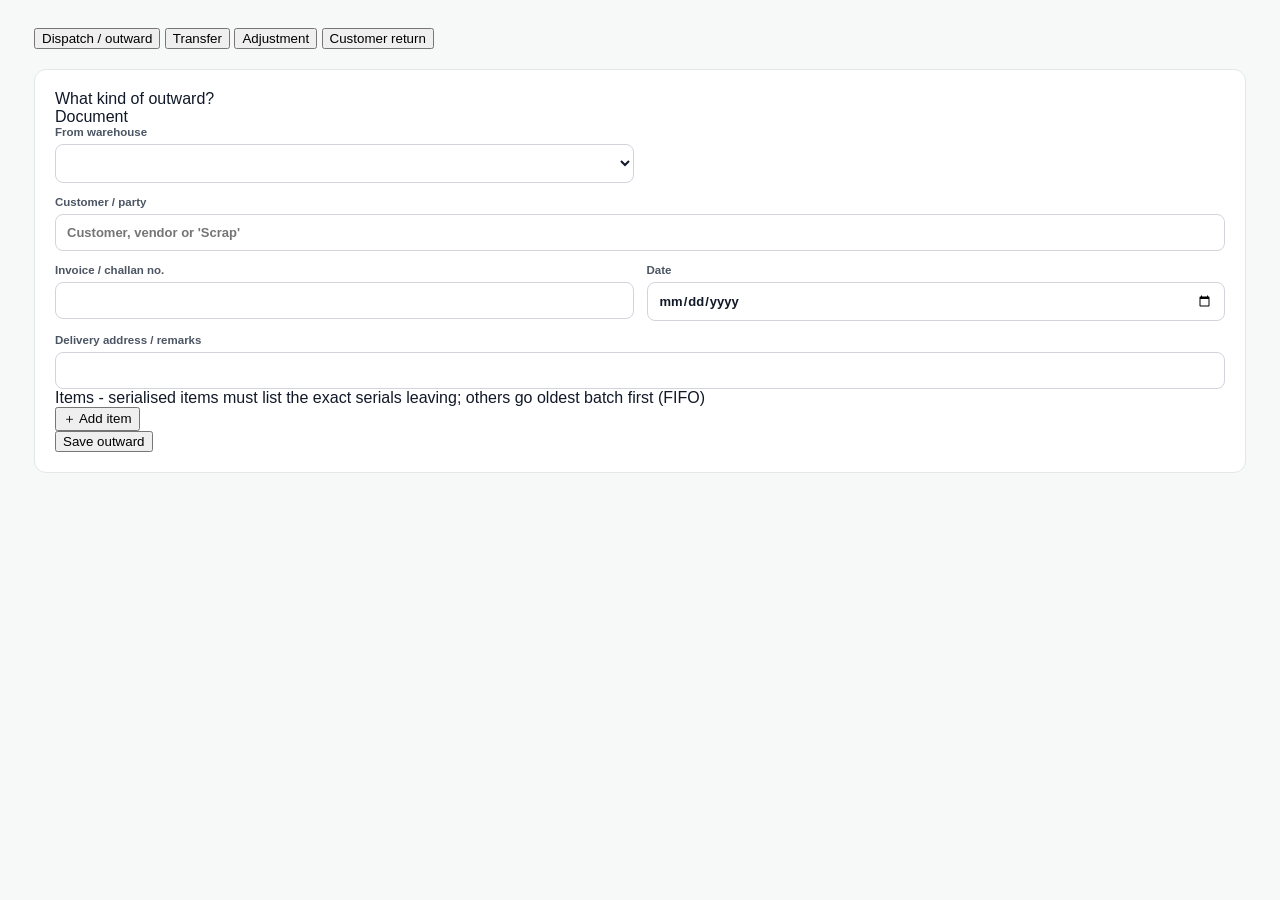
<file: movements.html>
<!DOCTYPE html>
<html lang="en">
<head>
    <meta charset="UTF-8">
    <meta name="viewport" content="width=device-width, initial-scale=1.0">
    <title>Dispatch & Moves | Panache Factory Inventory</title>
    <link rel="stylesheet" href="style.css">
</head>
<body>
<div class="main" id="root">
    <div id="pageHeader"></div>
    <div class="tabs">
        <button data-tab="dispatch">Dispatch / outward</button>
        <button data-tab="transfer">Transfer</button>
        <button data-tab="adjust">Adjustment</button>
        <button data-tab="return">Customer return</button>
    </div>

    <!-- DISPATCH -->
    <div class="tab-panel section" id="dispatch">
      <form id="dForm" autocomplete="off" onsubmit="event.preventDefault(); doDispatch()">
        <div class="form-title">What kind of outward?</div>
        <div class="type-choice" id="outTypes"></div>
        <div class="form-title">Document</div>
        <div class="form-grid">
            <label class="req">From warehouse<select name="warehouse" class="whSel"></select></label>
            <label class="wide req">Customer / party<input name="party" placeholder="Customer, vendor or 'Scrap'"></label>
            <label class="req">Invoice / challan no.<input name="doc_no"></label>
            <label>Date<input type="date" name="date"></label>
            <label class="wide">Delivery address / remarks<input name="address"></label>
        </div>
        <div class="form-title">Items <span class="hint">- serialised items must list the exact serials leaving; others go oldest batch first (FIFO)</span></div>
        <div id="dRows"></div>
        <button type="button" class="btn small secondary" onclick="addRow('dRows', true)">＋ Add item</button>
        <div id="dRes" class="result"></div>
        <div class="btn-row sticky-actions"><button class="btn" id="dBtn">Save outward</button></div>
      </form>
    </div>

    <!-- TRANSFER -->
    <div class="tab-panel section" id="transfer" hidden>
      <p class="section-help" style="margin-top:0">Move stock between warehouses, between zones (e.g. store → quarantine) or just to another bin. Receipt dates are kept, so aging stays correct.</p>
      <form id="tForm" class="form-grid" autocomplete="off" onsubmit="event.preventDefault(); doTransfer()">
        <label class="wide req">Item<input name="item" list="itemList" onchange="showAvail(this)"><span class="avail hint"></span></label>
        <label class="req">Quantity<input name="qty" type="number" min="0" step="any"></label>
        <label>Transfer challan no.<input name="doc_no"></label>
        <label class="req">From warehouse<select name="from_warehouse" class="whSel"></select></label>
        <label>From zone<select name="from_zone" class="zoneSel"></select></label>
        <label class="req">To warehouse<select name="to_warehouse" class="whSel"></select></label>
        <label>To zone<select name="to_zone" class="zoneSel"><option value="">Same as from</option></select></label>
        <label class="req">To bin / rack<input name="to_bin"></label>
        <label>Vehicle / remarks<input name="remarks"></label>
        <label class="full">Serial numbers <span class="hint">required for serialised items</span><textarea name="serials" data-serials rows="3"></textarea><span class="serial-count"></span></label>
        <div class="full"><div id="tRes" class="result"></div><div class="btn-row" style="margin-top:8px"><button class="btn" id="tBtn">Save transfer</button></div></div>
      </form>
    </div>

    <!-- ADJUST -->
    <div class="tab-panel section" id="adjust" hidden>
      <p class="section-help" style="margin-top:0">Stock-count corrections. Use a <b>minus</b> quantity for lost / damaged / short, <b>plus</b> for found stock.</p>
      <form id="aForm" class="form-grid" autocomplete="off" onsubmit="event.preventDefault(); doAdjust()">
        <label class="wide req">Item<input name="item" list="itemList" onchange="showAvail(this)"><span class="avail hint"></span></label>
        <label class="req">Quantity (+/−)<input name="qty" type="number" step="any" placeholder="-2 or 5"></label>
        <label class="req">Warehouse<select name="warehouse" class="whSel"></select></label>
        <label>Zone<select name="zone" class="zoneSel"></select></label>
        <label>Bin <span class="hint">needed when adding</span><input name="bin"></label>
        <label class="wide req">Reason<input name="reason" placeholder="Cycle count 12-Oct, water damage, found in R-A4…"></label>
        <label class="full">Serial numbers <span class="hint">serialised items: the units removed, or the new units found</span><textarea name="serials" data-serials rows="3"></textarea><span class="serial-count"></span></label>
        <div class="full"><div id="aRes" class="result"></div><div class="btn-row" style="margin-top:8px"><button class="btn" id="aBtn">Save adjustment</button></div></div>
      </form>
    </div>

    <!-- CUSTOMER RETURN -->
    <div class="tab-panel section" id="return" hidden>
      <p class="section-help" style="margin-top:0">Units sent back by a customer. They land in Quarantine (or QC Hold) until inspected; serialised units must have been dispatched before.</p>
      <form id="rForm" autocomplete="off" onsubmit="event.preventDefault(); doReturn()">
        <div class="form-grid">
            <label class="req">Into warehouse<select name="warehouse" class="whSel"></select></label>
            <label class="wide req">Customer<input name="party"></label>
            <label class="req">Credit note / RMA no.<input name="doc_no"></label>
            <label>Put in<select name="zone"><option value="QUARANTINE">Quarantine</option><option value="QC_HOLD">QC Hold (inspect)</option></select></label>
            <label>Bin<input name="bin"></label>
            <label>Date<input type="date" name="date"></label>
            <label>Remarks<input name="remarks"></label>
        </div>
        <div class="form-title">Items returned</div>
        <div id="rRows"></div>
        <button type="button" class="btn small secondary" onclick="addRow('rRows', false)">＋ Add item</button>
        <div id="rRes" class="result"></div>
        <div class="btn-row sticky-actions"><button class="btn" id="rBtn">Save return</button></div>
      </form>
    </div>
</div>

<script src="app.js"></script>
<script>
initPage("Dispatch & Moves", "Everything that leaves or moves inside the factory.");

async function setup() {
    const m = await loadMeta();
    document.querySelectorAll(".whSel").forEach(s => s.innerHTML = options(m.warehouses, m.warehouses[0]));
    document.querySelectorAll(".zoneSel").forEach(s => s.insertAdjacentHTML("beforeend",
        options({ FG_STORE: "Finished Goods Store", RAW_STORE: "Raw / Parts Store", QUARANTINE: "Quarantine" }, "")));
    document.querySelector("#aForm [name=zone]").insertAdjacentHTML("beforeend", '<option value="QC_HOLD">QC Hold</option>');
    ["#tForm [name=from_zone]", "#aForm [name=zone]"].forEach(sel => {
        const s = document.querySelector(sel);
        s.insertAdjacentHTML("afterbegin", '<option value="">Auto: FG Store for finished goods, else Raw Store</option>');
        s.value = "";
    });
    const help = { SALE: "Sale invoice / delivery challan to a customer", SAMPLE: "Demo or sample unit going out",
        RTV: "Defective or excess goods back to the supplier", SCRAP: "Written off and disposed" };
    document.getElementById("outTypes").innerHTML = Object.keys(m.outward_types).map((t, i) =>
        `<label><input type="radio" name="outward_type" value="${t}" ${i === 0 ? "checked" : ""}><span><b>${esc(m.outward_types[t].split(" /")[0].split(" (")[0])}</b><small>${esc(help[t] || "")}</small></span></label>`).join("");
    document.querySelectorAll("input[type=date]").forEach(d => d.value = today());
    await loadItems();
    addRow("dRows", true); addRow("rRows", false);
}

function addRow(id, withZone) {
    document.getElementById(id).insertAdjacentHTML("beforeend", `<div class="simple-row" data-row>
        <div><input data-k="item" list="itemList" placeholder="Item" onchange="showAvail(this)"><span class="avail hint"></span></div>
        <input data-k="qty" type="number" min="0" step="any" placeholder="Qty">
        ${withZone ? `<select data-k="zone"><option value="">Any allowed zone</option><option value="FG_STORE">Finished Goods</option><option value="RAW_STORE">Raw Store</option><option value="QUARANTINE">Quarantine</option></select>` : "<span></span>"}
        <div><textarea data-k="serials" data-serials rows="1" placeholder="Serials (serialised items)"></textarea><span class="serial-count"></span></div>
        <button type="button" class="link-btn" onclick="this.parentElement.remove()" aria-label="Remove">✕</button></div>`);
}
async function showAvail(input) {
    const out = input.parentElement.querySelector(".avail");
    const it = findItem(input.value);
    if (!out) return;
    if (!it) { out.textContent = input.value ? "Not in Item Master" : ""; return; }
    const st = (await apiGet("/api/stock?item=" + encodeURIComponent(it["Item Code"]))).stock[0];
    out.textContent = st ? `${it.Serialized === "Y" ? "Serialised · " : ""}` + st.locations.map(l => `${l.location}: ${fmtQty(l.quantity)}`).join(" · ")
        : `${it.Serialized === "Y" ? "Serialised · " : ""}no stock`;
}
async function post(path, body, btn, resId, form, after) {
    const r = await submitWith(document.getElementById(btn), () => apiPost(path, body));
    if (!r) return;
    showResult(document.getElementById(resId), r);
    if (r.success) {
        showToast(r.message);
        if (form) { const keep = [...form.querySelectorAll("select")].map(s => s.value); form.reset(); form.querySelectorAll("select").forEach((s, i) => s.value = keep[i]);
            form.querySelectorAll("input[type=date]").forEach(d => d.value = today()); form.querySelectorAll(".avail,.serial-count").forEach(x => x.textContent = ""); }
        if (after) after();
    }
}
function doDispatch() {
    const f = document.getElementById("dForm"), body = formData(f);
    body.lines = rowsData(document.getElementById("dRows")).filter(l => l.item);
    post("/api/dispatch", body, "dBtn", "dRes", f, () => { document.getElementById("dRows").innerHTML = ""; addRow("dRows", true); loadItems(true); });
}
function doTransfer() {
    const f = document.getElementById("tForm");
    post("/api/transfer", formData(f), "tBtn", "tRes", f);
}
function doAdjust() {
    const f = document.getElementById("aForm");
    post("/api/adjust", formData(f), "aBtn", "aRes", f);
}
function doReturn() {
    const f = document.getElementById("rForm"), body = formData(f);
    body.lines = rowsData(document.getElementById("rRows")).filter(l => l.item);
    post("/api/sales-return", body, "rBtn", "rRes", f, () => { document.getElementById("rRows").innerHTML = ""; addRow("rRows", false); });
}
window.refresh = () => loadItems(true);
setup().then(() => initTabs(document.getElementById("root"))).catch(e => showToast(e.message, "error"));
</script>
</body>
</html>
</file>
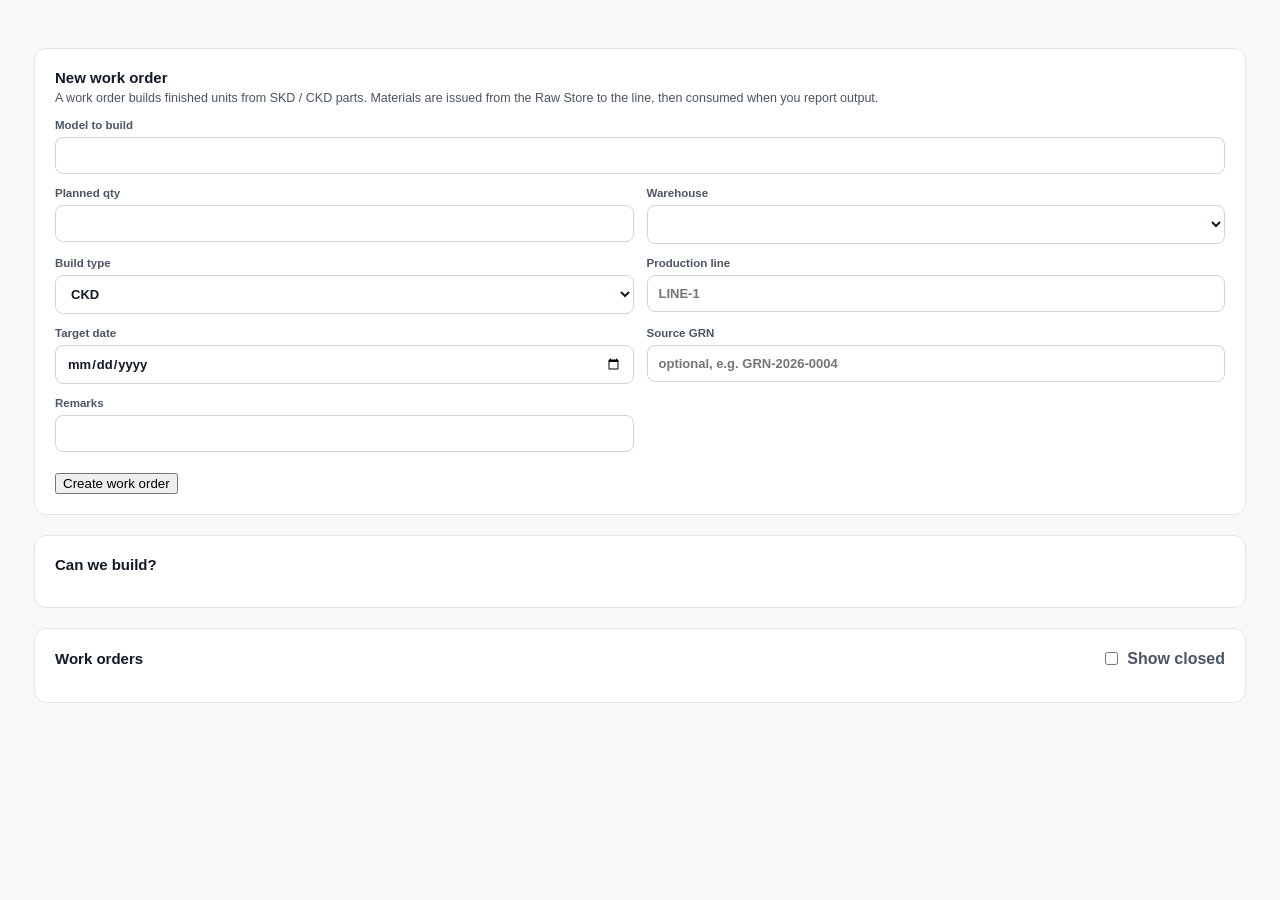
<file: production.html>
<!DOCTYPE html>
<html lang="en">
<head>
    <meta charset="UTF-8">
    <meta name="viewport" content="width=device-width, initial-scale=1.0">
    <title>Production | Panache Factory Inventory</title>
    <link rel="stylesheet" href="style.css">
</head>
<body>
<div class="main">
    <div id="pageHeader"></div>

    <div class="grid-2">
        <div class="section">
            <div class="section-header"><div><h2>New work order</h2><p class="section-help">A work order builds finished units from SKD / CKD parts. Materials are issued from the Raw Store to the line, then consumed when you report output.</p></div></div>
            <form id="woForm" class="form-grid cols-3" autocomplete="off" onsubmit="event.preventDefault(); createWo()">
                <label class="wide req">Model to build<input name="fg_item" list="fgList" oninput="woPreview()"></label>
                <label class="req">Planned qty<input name="planned_qty" type="number" min="1" step="1" oninput="woPreview()"></label>
                <label class="req">Warehouse<select name="warehouse" id="woWh" onchange="woPreview()"></select></label>
                <label>Build type<select name="build_type"><option>CKD</option><option>SKD</option><option>OTHER</option></select></label>
                <label>Production line<input name="production_line" placeholder="LINE-1"></label>
                <label>Target date<input name="target_date" type="date"></label>
                <label>Source GRN<input name="source_grn" placeholder="optional, e.g. GRN-2026-0004"></label>
                <label>Remarks<input name="remarks"></label>
                <div class="full" id="woPreview"></div>
                <div class="full"><div id="woResult" class="result"></div><div class="btn-row" style="margin-top:8px"><button class="btn" id="woBtn">Create work order</button></div></div>
            </form>
        </div>
        <div class="section">
            <div class="section-header"><h2>Can we build?</h2></div>
            <div id="buildable"></div>
        </div>
    </div>

    <div class="section">
        <div class="section-header"><h2>Work orders</h2>
            <label class="small" style="display:flex;gap:6px;align-items:center;font-weight:600;color:var(--ink-600)"><input type="checkbox" id="showClosed" style="width:auto" onchange="renderWos()"> Show closed</label>
        </div>
        <div id="woList"></div>
    </div>
</div>
<datalist id="fgList"></datalist>

<script src="app.js"></script>
<script>
initPage("Production", "Work orders for SKD / CKD assembly: issue parts, report finished units, return leftovers.");
let WOS = [], BUILD = [];

async function setup() {
    const m = await loadMeta();
    document.getElementById("woWh").innerHTML = options(m.warehouses, m.warehouses[0]);
    await loadItems();
    document.getElementById("fgList").innerHTML = ITEMS.filter(i => ["FG", "SUB_ASSEMBLY"].includes(i["Item Type"]))
        .map(i => `<option value="${esc(i["Item Name"])}">${esc(i["Item Code"])}${i.has_bom ? " · BOM" : " · no BOM"}</option>`).join("");
}
function woPreview() {
    const f = document.getElementById("woForm");
    const it = findItem(f.fg_item.value);
    const el = document.getElementById("woPreview");
    if (!it) { el.innerHTML = ""; return; }
    const b = BUILD.find(x => x.fg_item_code === it["Item Code"] && x.warehouse === f.warehouse.value);
    const q = Number(f.planned_qty.value || 0);
    if (!it.has_bom) { el.innerHTML = `<p class="notice">⚠ ${esc(it["Item Name"])} has no BOM. You can still create the order, but you'll enter consumed materials by hand. <a class="link-btn" href="masters.html#bom">Add BOM →</a></p>`; return; }
    if (b) el.innerHTML = `<p class="notice">Raw Store at ${esc(b.warehouse)} can build <b>${b.buildable}</b> unit(s)${q > b.buildable ? ` - <span class="diff-neg">${q - b.buildable} short</span>, limited by ${esc(b.limited_by.join(", "))}` : ""}.</p>`;
}
async function createWo() {
    const r = await submitWith(document.getElementById("woBtn"), () => apiPost("/api/wo", formData(document.getElementById("woForm"))));
    if (!r) return;
    showResult(document.getElementById("woResult"), r);
    if (r.success) { document.getElementById("woForm").reset(); document.getElementById("woPreview").innerHTML = ""; refresh(); }
}

function renderBuild() {
    document.getElementById("buildable").innerHTML = table(["Model", "Warehouse", "Units", "Limited by"],
        BUILD.map(b => [esc(b.fg_item_name), esc(b.warehouse), `<b>${b.buildable}</b>`, `<span class="small muted">${esc(b.limited_by.join(", "))}</span>`]),
        "No BOMs yet.");
}
function renderWos() {
    const all = document.getElementById("showClosed").checked;
    const list = WOS.filter(w => all || w.Status !== "CLOSED");
    document.getElementById("woList").innerHTML = list.length ? list.map(w => {
        const planned = Number(w["Planned Qty"]) || 1, prod = Number(w["Produced Qty"]) || 0, rej = Number(w["Rejected Qty"]) || 0;
        const open = w.Status === "OPEN" || w.Status === "IN_PROGRESS";
        const wip = w.materials.some(m => Number(m.in_wip) > 0);
        return `<div class="wo-card">
          <div class="wo-head">
            <div><h3>${esc(w["WO No"])} · ${esc(w["FG Item Name"])}</h3>
              <div class="small muted">${esc(w["Build Type"])} · ${esc(w.Warehouse)} · ${esc(w["Production Line"] || "no line")} · started ${fmtDate(w["Start Date"])}${w["Target Date"] ? " · target " + fmtDate(w["Target Date"]) : ""}${w["Source GRN"] ? " · from " + esc(w["Source GRN"]) : ""}</div></div>
            <div class="btn-row">${statusPill(w.Status)}</div>
          </div>
          <div class="progress"><div style="width:${prod / planned * 100}%"></div><div class="rej" style="width:${rej / planned * 100}%"></div></div>
          <div class="small"><b>${fmtQty(prod)}</b> good${rej ? `, <span class="diff-neg">${fmtQty(rej)} rejected</span>` : ""} of ${fmtQty(planned)} planned</div>
          ${open ? `<div class="btn-row" style="margin-top:10px">
            <button class="btn small" onclick="issueBom('${w["WO No"]}')">Issue per BOM</button>
            <button class="btn small secondary" onclick="issueModal('${w["WO No"]}')">Issue items…</button>
            <button class="btn small" onclick="outputModal('${w["WO No"]}')">Report output…</button>
            <button class="btn small secondary" onclick="returnModal('${w["WO No"]}')" ${wip ? "" : "disabled"}>Return material…</button>
            <button class="btn small danger" onclick="closeWo('${w["WO No"]}', ${wip})">Close WO</button></div>` : ""}
          <details ${open ? "open" : ""}><summary>Materials</summary>
          ${table(["Component", "Per unit", "Required", "Issued", "Consumed", "On line", "Still to issue", "In store"], w.materials.map(m => [
              esc(m.item_name) + (m.not_in_bom ? ' <span class="pill warn">not in BOM</span>' : ""), m.qty_per_unit, fmtQty(m.required), fmtQty(m.issued), fmtQty(m.consumed),
              `<b>${fmtQty(m.in_wip)}</b>`, Number(m.to_issue) > 0 ? `<span class="diff-pos">${fmtQty(m.to_issue)}</span>` : "0",
              Number(m.to_issue) > Number(m.in_store) ? `<span class="diff-neg">${fmtQty(m.in_store)}</span>` : fmtQty(m.in_store)]), "No BOM and nothing issued yet.")}
          </details></div>`;
    }).join("") : `<p class="empty-note">No work orders yet.</p>`;
}

/* ----- issue ----- */
async function issueBom(no) {
    let r = await apiPost("/api/wo/issue", { wo_no: no, issue_per_bom: true });
    if (!r.success && /short/i.test(r.message)) {
        if (!confirm(r.message + "\n\nIssue what IS available now?")) return;
        r = await apiPost("/api/wo/issue", { wo_no: no, issue_per_bom: true, allow_partial: true });
    }
    showToast(r.message, r.success ? "" : "error");
    if (r.success) refresh();
}
function itemRow(withSerials) {
    return `<div class="simple-row" data-row>
        <input data-k="item" list="itemList" placeholder="Item">
        <input data-k="qty" type="number" min="0" step="any" placeholder="Qty">
        <span></span>
        ${withSerials ? `<textarea data-k="serials" data-serials rows="1" placeholder="Serials (if serialized)"></textarea>` : "<span></span>"}
        <button type="button" class="link-btn" onclick="this.parentElement.remove()">✕</button></div>`;
}
function issueModal(no) {
    openModal(`Issue items to ${no}`, `
      <p class="notice">Moves stock from the Raw Store to the production line (WIP) for this order. Serialised parts need their serial numbers.</p>
      <div id="rows">${itemRow(true)}</div>
      <button type="button" class="btn small secondary" onclick="document.getElementById('rows').insertAdjacentHTML('beforeend', itemRow(true))">＋ Add item</button>
      <div id="mRes" class="result"></div>
      <div class="modal-actions"><button class="btn secondary" onclick="closeModal()">Cancel</button><button class="btn" id="mBtn" onclick="doIssue('${no}')">Issue</button></div>`, true);
}
async function doIssue(no) {
    const lines = rowsData(document.getElementById("rows")).filter(l => l.item);
    const r = await submitWith(document.getElementById("mBtn"), () => apiPost("/api/wo/issue", { wo_no: no, lines }));
    if (!r) return;
    if (!r.success) return showResult(document.getElementById("mRes"), r);
    closeModal(); showToast(r.message); refresh();
}

/* ----- output ----- */
function outputModal(no) {
    const w = WOS.find(x => x["WO No"] === no);
    const fg = findItem(w["FG Item Code"]) || {};
    const hasBom = w.materials.some(m => !m.not_in_bom);
    const serialComps = w.materials.filter(m => (findItem(m.item_code) || {}).Serialized === "Y");
    const left = Number(w["Planned Qty"]) - Number(w["Produced Qty"]) - Number(w["Rejected Qty"]);
    openModal(`Report output - ${no}`, `
      <form id="outForm" class="form-grid" onsubmit="event.preventDefault(); doOutput('${no}')">
        <label class="req">Units finished<input name="qty" type="number" min="1" max="${left}" step="1" value="${left > 0 ? Math.min(left, 1) : ""}"></label>
        <label>Send to<select name="zone"><option value="FG_STORE">Finished Goods Store (QC passed)</option><option value="QC_HOLD">QC Hold (inspect first)</option><option value="QUARANTINE">Quarantine (rejected units)</option></select></label>
        <label class="req">Bin / rack<input name="bin" placeholder="FG-R1"></label>
        <label>Date<input name="date" type="date" value="${today()}"></label>
        ${fg.Serialized === "Y" ? `<label class="full req">Serial numbers of finished units <span class="hint">one per line, or "SERIAL | MAC/IMEI"</span><textarea name="fg_serials" data-serials rows="4"></textarea><span class="serial-count"></span></label>` : ""}
        ${serialComps.length && fg.Serialized === "Y" ? `<label class="full">Which part serial went into which unit <span class="hint">optional, e.g. "TV43-0001: MB-1234, PNL-5678". Unlisted serialised parts are taken oldest first from the line.</span><textarea name="component_map" rows="3"></textarea></label>` : ""}
        ${hasBom ? `<p class="full notice">Components are consumed from the line per the BOM: ${w.materials.filter(m => !m.not_in_bom).map(m => `${esc(m.item_name)} × ${m.qty_per_unit}`).join(", ")}.</p>`
          : `<div class="full"><div class="form-title">Materials consumed (no BOM)</div><div id="cons">${itemRow(true)}</div>
             <button type="button" class="btn small secondary" onclick="document.getElementById('cons').insertAdjacentHTML('beforeend', itemRow(true))">＋ Add material</button></div>`}
        <label class="full">Remarks<input name="remarks"></label>
        <div class="full"><div id="mRes" class="result"></div>
        <div class="modal-actions"><button type="button" class="btn secondary" onclick="closeModal()">Cancel</button><button class="btn" id="mBtn">Save output</button></div></div>
      </form>`, true);
}
async function doOutput(no) {
    const body = { wo_no: no, ...formData(document.getElementById("outForm")) };
    const cons = document.getElementById("cons");
    if (cons) body.consumption = rowsData(cons).filter(l => l.item);
    const r = await submitWith(document.getElementById("mBtn"), () => apiPost("/api/wo/output", body));
    if (!r) return;
    if (!r.success) return showResult(document.getElementById("mRes"), r);
    closeModal(); showToast(r.message); refresh();
}

/* ----- return / close ----- */
function returnModal(no) {
    openModal(`Return material from ${no}`, `
      <form id="retForm" class="form-grid cols-3" onsubmit="event.preventDefault(); doReturn('${no}')">
        <label class="full" style="flex-direction:row;align-items:center;gap:8px"><input type="checkbox" name="return_all" value="1" style="width:auto" onchange="document.getElementById('retRows').hidden=this.checked"> Return everything still on the line</label>
        <div class="full" id="retRows"><div id="rows">${itemRow(true)}</div>
          <button type="button" class="btn small secondary" onclick="document.getElementById('rows').insertAdjacentHTML('beforeend', itemRow(true))">＋ Add item</button></div>
        <label>Return to<select name="zone"><option value="RAW_STORE">Raw Store (good)</option><option value="QUARANTINE">Quarantine (defective)</option></select></label>
        <label class="req">Bin / rack<input name="bin"></label>
        <label>Remarks<input name="remarks"></label>
        <div class="full"><div id="mRes" class="result"></div>
        <div class="modal-actions"><button type="button" class="btn secondary" onclick="closeModal()">Cancel</button><button class="btn" id="mBtn">Return</button></div></div>
      </form>`, true);
}
async function doReturn(no) {
    const f = formData(document.getElementById("retForm"));
    const body = { wo_no: no, zone: f.zone, bin: f.bin, remarks: f.remarks, return_all: !!f.return_all };
    if (!body.return_all) body.lines = rowsData(document.getElementById("rows")).filter(l => l.item);
    const r = await submitWith(document.getElementById("mBtn"), () => apiPost("/api/wo/return", body));
    if (!r) return;
    if (!r.success) return showResult(document.getElementById("mRes"), r);
    closeModal(); showToast(r.message); refresh();
}
async function closeWo(no, wip) {
    let bin = "";
    if (wip) {
        bin = prompt("Material is still on the line for " + no + ". It will be returned to the Raw Store.\nEnter the bin / rack to return it to:");
        if (!bin) return;
    } else if (!confirm("Close " + no + "? No more output can be reported on it.")) return;
    const r = await apiPost("/api/wo/close", { wo_no: no, return_bin: bin });
    showToast(r.message, r.success ? "" : "error");
    if (r.success) refresh();
}

async function refresh() {
    const [w, b] = await Promise.all([apiGet("/api/wo"), apiGet("/api/buildable")]);
    WOS = w.work_orders || []; BUILD = b.buildable || [];
    renderWos(); renderBuild(); woPreview();
}
window.refresh = refresh;
setup().then(refresh).catch(e => showToast(e.message, "error"));
</script>
</body>
</html>
</file>
<file: style.css>
/* style.css - Inventory Management System
   Palette: deep teal (warehouse/stock feel) + amber accent for alerts. */

:root {
    --teal-900: #0b3b3c;
    --teal-700: #0f766e;
    --teal-600: #14968a;
    --teal-100: #e6f5f3;
    --amber-600: #d97706;
    --amber-100: #fef3c7;
    --red-600: #dc2626;
    --red-100: #fee2e2;
    --ink-900: #111827;
    --ink-600: #4b5563;
    --ink-400: #9ca3af;
    --paper: #f7f9f9;
    --line: #e2e8e7;
}

* { box-sizing: border-box; }

body {
    margin: 0;
    font-family: "Inter", -apple-system, BlinkMacSystemFont, "Segoe UI", Roboto, sans-serif;
    background: var(--paper);
    color: var(--ink-900);
    display: flex;
}

a { text-decoration: none; color: inherit; }

/* ---------- Login ---------- */
.login-wrap {
    width: 100%;
    min-height: 100vh;
    display: flex;
    align-items: center;
    justify-content: center;
    background: radial-gradient(circle at 20% 20%, var(--teal-900), #06201f 70%);
}
.login-box {
    background: #fff;
    padding: 40px 36px;
    border-radius: 16px;
    width: 340px;
    box-shadow: 0 20px 60px rgba(0,0,0,.35);
}
.login-box .logo { font-size: 24px; font-weight: 800; color: var(--teal-900); margin-bottom: 4px; }
.login-box .tagline { color: var(--ink-600); font-size: 13px; margin-bottom: 28px; }
.login-box label { display:block; font-size: 12px; font-weight: 600; color: var(--ink-600); margin: 14px 0 6px; }
.login-box input {
    width: 100%; padding: 10px 12px; border-radius: 8px; border: 1px solid #d1d5db;
    font-size: 14px;
}
.login-box input:focus { outline: none; border-color: var(--teal-600); box-shadow: 0 0 0 3px var(--teal-100); }
.btn-primary {
    margin-top: 22px; width: 100%; padding: 11px; border: none; border-radius: 8px;
    background: var(--teal-700); color: #fff; font-weight: 700; font-size: 14px; cursor: pointer;
    transition: background .15s ease;
}
.btn-primary:hover { background: var(--teal-900); }
.login-error { margin-top: 12px; color: var(--red-600); font-size: 13px; }

/* ---------- Shell ---------- */
.sidebar {
    width: 220px; min-height: 100vh; background: var(--teal-900); color: #fff;
    display: flex; flex-direction: column; padding: 22px 0; flex-shrink: 0;
}
.sidebar .logo { font-size: 19px; font-weight: 800; padding: 0 22px 22px; }
.sidebar .logo span { color: var(--amber-600); }
.menu { display: flex; flex-direction: column; gap: 2px; }
.menu a { padding: 11px 22px; font-size: 14px; color: #cfe8e5; border-left: 3px solid transparent; }
.menu a:hover { background: rgba(255,255,255,.06); }
.menu a.active { background: rgba(255,255,255,.1); color: #fff; border-left-color: var(--amber-600); font-weight: 600; }
.sidebar-footer { margin-top: auto; padding: 0 22px; font-size: 11px; color: #7fa8a4; line-height: 1.6; }

.main { flex: 1; padding: 28px 34px; min-width: 0; }
.header { display: flex; align-items: center; justify-content: space-between; margin-bottom: 22px; flex-wrap: wrap; gap: 12px; }
.header h1 { font-size: 21px; margin: 0; }
.header-actions { display: flex; align-items: center; gap: 12px; }
.btn-download {
    background: var(--teal-100); color: var(--teal-900); padding: 8px 14px; border-radius: 8px;
    font-size: 13px; font-weight: 600;
}
.btn-download:hover { background: #d3ece8; }
.profile { font-size: 13px; font-weight: 600; color: var(--ink-600); }
.logout-btn {
    border: 1px solid var(--line); background: #fff; padding: 7px 12px; border-radius: 8px;
    font-size: 13px; cursor: pointer; color: var(--ink-600);
}
.logout-btn:hover { background: #f1f1f1; }

/* ---------- Cards ---------- */
.cards { display: grid; grid-template-columns: repeat(auto-fit, minmax(160px, 1fr)); gap: 16px; margin-bottom: 24px; }
.card {
    background: #fff; border-radius: 12px; padding: 18px 18px; border: 1px solid var(--line);
}
.card h2 { margin: 0 0 4px; font-size: 24px; }
.card p { margin: 0; font-size: 12.5px; color: var(--ink-600); }
.card .sub { margin-top: 8px; }
.card.green h2 { color: var(--teal-700); }
.card.amber h2 { color: var(--amber-600); }
.card.red h2 { color: var(--red-600); }

/* ---------- Sections ---------- */
.section { background: #fff; border-radius: 12px; border: 1px solid var(--line); padding: 20px; margin: 20px 0; }
.section-header { display: flex; align-items: center; justify-content: space-between; margin-bottom: 14px; }
.section-header h2 { font-size: 15px; margin: 0; }

/* ---------- Pills ---------- */
.pill { display: inline-block; padding: 2px 9px; border-radius: 999px; font-size: 12px; font-weight: 700; }
.pill.up { background: var(--teal-100); color: var(--teal-700); }
.pill.down { background: var(--red-100); color: var(--red-600); }
.pill.flat { background: #f1f1f1; color: var(--ink-400); }
.pill.aging { background: var(--amber-100); color: var(--amber-600); }

/* ---------- Tables ---------- */
table.data-table { width: 100%; border-collapse: collapse; font-size: 13.5px; }
table.data-table th {
    text-align: left; font-size: 11.5px; text-transform: uppercase; letter-spacing: .03em;
    color: var(--ink-600); padding: 8px 10px; border-bottom: 1px solid var(--line);
}
table.data-table td { padding: 9px 10px; border-bottom: 1px solid #f0f0f0; }
table.data-table tr:hover td { background: #fafcfc; }
.empty-note { color: var(--ink-400); font-size: 13px; text-align: center; padding: 18px 0; }


.btn-demo {
    background: #0f766e;
    color: white;
    border: none;
}

.btn-demo:hover {
    background: #0d625c;
}


/* ---------- Chat assistant ---------- */
.chat-wrap { display: flex; flex-direction: column; height: calc(100vh - 160px); }
.chat-log { flex: 1; overflow-y: auto; padding: 6px 4px 16px; display: flex; flex-direction: column; gap: 12px; }
.msg { max-width: 72%; padding: 11px 15px; border-radius: 14px; font-size: 14px; line-height: 1.5; white-space: pre-wrap; }
.msg.user { align-self: flex-end; background: var(--teal-700); color: #fff; border-bottom-right-radius: 4px; }
.msg.bot { align-self: flex-start; background: #fff; border: 1px solid var(--line); border-bottom-left-radius: 4px; }
.msg.bot.error { border-color: var(--red-100); background: var(--red-100); color: var(--red-600); }
.msg.bot.applied { border-color: var(--teal-100); }
.chat-input-row { display: flex; gap: 10px; margin-top: 12px; }
.chat-input-row input {
    flex: 1; padding: 12px 14px; border-radius: 10px; border: 1px solid var(--line); font-size: 14px;
}
.chat-input-row input:focus { outline: none; border-color: var(--teal-600); }
.chat-input-row button {
    padding: 12px 20px; border: none; border-radius: 10px; background: var(--teal-700); color: #fff;
    font-weight: 700; cursor: pointer;
}
.chat-input-row button:disabled { opacity: .5; cursor: default; }
.chat-hints { display: flex; flex-wrap: wrap; gap: 8px; margin-bottom: 10px; }
.chat-hint {
    font-size: 12px; padding: 6px 11px; border-radius: 999px; background: var(--teal-100);
    color: var(--teal-900); cursor: pointer; border: none;
}
.chat-hint:hover { background: #d3ece8; }

@media (max-width: 720px) {
    body { flex-direction: column; }
    .sidebar { width: 100%; min-height: auto; flex-direction: row; overflow-x: auto; }
    .sidebar .logo, .sidebar-footer { display: none; }
    .menu { flex-direction: row; }
    .main { padding: 18px; }
}


/* ---------- Obvious dashboard actions / modals ---------- */
.btn-action {
    border: 0; padding: 10px 15px; border-radius: 9px; font-size: 13px;
    font-weight: 800; cursor: pointer; box-shadow: 0 1px 2px rgba(0,0,0,.06);
}
.btn-log { background: var(--teal-700); color: #fff; }
.btn-log:hover { background: var(--teal-900); }
.btn-scan { background: var(--amber-100); color: #92400e; }
.btn-scan:hover { background: #fde7a7; }

.section-help { margin: 5px 0 0; color: var(--ink-600); font-size: 12.5px; }
.action-grid { display:grid; grid-template-columns:repeat(4,1fr); gap:12px; }
.action-tile { border:1px solid var(--line); background:#fff; border-radius:12px; padding:16px;
    text-align:left; cursor:pointer; min-height:125px; display:flex; flex-direction:column; gap:7px;
    transition:transform .12s, box-shadow .12s, border-color .12s; }
.action-tile:hover { transform:translateY(-2px); box-shadow:0 7px 20px rgba(11,59,60,.09); border-color:#b7d8d4; }
.action-tile > span { font-size:24px; line-height:1; }
.action-tile b { font-size:14px; color:var(--ink-900); }
.action-tile small { color:var(--ink-600); line-height:1.4; font-size:11.5px; }
.simple-steps { display:grid; grid-template-columns:repeat(3,1fr); gap:14px; }
.simple-steps > div { display:flex; gap:12px; align-items:flex-start; padding:14px; border-radius:10px; background:#f8fbfb; }
.simple-steps strong { display:grid; place-items:center; width:28px; height:28px; border-radius:50%;
    background:var(--teal-700); color:#fff; flex:0 0 auto; }
.simple-steps span { font-size:12.5px; line-height:1.55; color:var(--ink-600); }

/* modal */
.modal-backdrop { display:none; position:fixed; inset:0; background:rgba(7,30,30,.62); z-index:1000;
    padding:24px; overflow:auto; align-items:center; justify-content:center; }
.modal-backdrop.open { display:flex; }
.modal { background:#fff; width:min(760px,100%); max-height:92vh; overflow:auto; border-radius:16px;
    box-shadow:0 25px 80px rgba(0,0,0,.3); padding:24px; }
.modal-wide { width:min(1100px,100%); }
.modal-head { display:flex; justify-content:space-between; gap:20px; margin-bottom:20px; }
.modal-head h2 { margin:0; font-size:20px; }
.modal-head p { margin:5px 0 0; color:var(--ink-600); font-size:12.5px; }
.modal-close { border:0; background:#f3f4f6; border-radius:50%; width:32px; height:32px; font-size:22px; cursor:pointer; flex:0 0 auto; }
.form-section-title,.review-title { font-size:12px; font-weight:800; text-transform:uppercase; letter-spacing:.04em; color:var(--teal-900); margin:16px 0 10px; }
.action-choice { display:grid; grid-template-columns:repeat(4,1fr); gap:8px; margin-bottom:18px; }
.action-choice label { cursor:pointer; }
.action-choice input { position:absolute; opacity:0; }
.action-choice span { display:flex; flex-direction:column; gap:3px; padding:12px; border:1px solid var(--line); border-radius:10px; font-size:13px; }
.action-choice span small { color:var(--ink-600); font-size:10.5px; }
.action-choice input:checked + span { border:2px solid var(--teal-700); background:var(--teal-100); padding:11px; }
.form-grid { display:grid; grid-template-columns:1fr 1fr; gap:13px; }
.form-grid label { display:flex; flex-direction:column; gap:6px; color:var(--ink-600); font-size:11.5px; font-weight:700; }
.form-grid input,.form-grid select { width:100%; padding:10px 11px; border:1px solid #d1d5db; border-radius:8px; font:inherit; font-size:13px; color:var(--ink-900); background:#fff; }
.form-grid input:focus,.form-grid select:focus { outline:none; border-color:var(--teal-600); box-shadow:0 0 0 3px var(--teal-100); }
.form-grid .wide { grid-column:1/-1; }
.hidden-field { display:none !important; }
.form-note { margin-top:13px; padding:10px 12px; border-radius:8px; background:#f8fafc; color:var(--ink-600); font-size:11.5px; }
.form-error { color:var(--red-600); background:var(--red-100); padding:9px 11px; border-radius:8px; margin-top:12px; font-size:12px; min-height:0; }
.modal-actions { display:flex; justify-content:flex-end; gap:9px; margin-top:18px; }
.btn-secondary { border:1px solid var(--line); background:#fff; color:var(--ink-600); padding:10px 16px; border-radius:8px; font-weight:700; cursor:pointer; }
.btn-primary-inline { border:0; background:var(--teal-700); color:#fff; padding:10px 17px; border-radius:8px; font-weight:800; cursor:pointer; display:inline-flex; align-items:center; }
.btn-primary-inline:disabled { opacity:.55; cursor:wait; }

.scan-status { display:flex; align-items:center; gap:10px; flex-wrap:wrap; padding:12px; border-radius:10px; background:#f8fafc; margin-bottom:14px; }
.direction-badge { display:inline-block; padding:6px 10px; border-radius:999px; font-size:11px; font-weight:900; }
.direction-badge.receive { background:var(--teal-100); color:var(--teal-900); }
.direction-badge.dispatch { background:var(--red-100); color:#991b1b; }
.direction-badge.transfer { background:#e0e7ff; color:#3730a3; }
.direction-badge.unknown { background:var(--amber-100); color:#92400e; }
.confidence { color:var(--ink-600); font-size:11.5px; }
.scan-meta { display:grid; grid-template-columns:repeat(2,1fr); gap:8px; margin-bottom:14px; }
.scan-meta > div { background:#f8fafc; border:1px solid #edf0f0; border-radius:8px; padding:9px 11px; }
.scan-meta b { display:block; color:var(--ink-400); font-size:9.5px; text-transform:uppercase; margin-bottom:3px; }
.scan-meta span { font-size:12px; color:var(--ink-900); word-break:break-word; }
.review-table-wrap { overflow:auto; border:1px solid var(--line); border-radius:9px; }
.review-table { min-width:850px; }
.review-table input,.review-table select { width:100%; min-width:90px; border:1px solid #d1d5db; border-radius:6px; padding:7px; font-size:11px; background:#fff; }
.spinner { width:15px; height:15px; border:2px solid #cbd5e1; border-top-color:var(--teal-700); border-radius:50%; animation:spin .7s linear infinite; display:inline-block; }
@keyframes spin { to { transform:rotate(360deg); } }
.toast { position:fixed; bottom:25px; left:50%; transform:translateX(-50%); z-index:2000;
    background:var(--teal-900); color:#fff; padding:11px 16px; border-radius:9px; font-size:13px;
    box-shadow:0 8px 30px rgba(0,0,0,.25); }
@media (max-width:900px) {
  .action-grid { grid-template-columns:repeat(2,1fr); }
  .simple-steps { grid-template-columns:1fr; }
  .action-choice { grid-template-columns:repeat(2,1fr); }
}
@media (max-width:600px) {
  .form-grid,.scan-meta { grid-template-columns:1fr; }
  .action-grid { grid-template-columns:1fr; }
  .header-actions { width:100%; flex-wrap:wrap; }
}


/* ---------- v2 additions (kept minimal, same look) ---------- */
.action-choice.five { grid-template-columns: repeat(5, 1fr); }
.form-grid textarea { width:100%; padding:10px 11px; border:1px solid #d1d5db; border-radius:8px; font:inherit; font-size:13px; color:var(--ink-900); background:#fff; resize:vertical; }
.form-grid textarea:focus { outline:none; border-color:var(--teal-600); box-shadow:0 0 0 3px var(--teal-100); }
.more-details { border:1px dashed var(--line); border-radius:10px; padding:10px 12px; }
.more-details summary { cursor:pointer; font-size:12px; font-weight:800; color:var(--teal-900); }
.small-input { padding:8px 10px; border:1px solid #d1d5db; border-radius:8px; font-size:13px; }
.mini-btn { border:0; background:var(--teal-700); color:#fff; padding:6px 11px; border-radius:7px; font-size:12px; font-weight:700; cursor:pointer; }
.mini-btn.light { background:var(--teal-100); color:var(--teal-900); }
@media (max-width:900px) { .action-choice.five { grid-template-columns:repeat(2,1fr); } }

/* SKD / CKD parent product + components */
.kit-box { border:1px solid var(--line); border-radius:12px; padding:14px; background:#fafcfc; display:flex; flex-direction:column; gap:10px; }
.kit-box > label { display:flex; flex-direction:column; gap:6px; color:var(--ink-600); font-size:11.5px; font-weight:700; }
.kit-box > label input { width:100%; padding:10px 11px; border:1px solid #d1d5db; border-radius:8px; font:inherit; font-size:14px; background:#fff; }
.kit-head { display:flex; justify-content:space-between; font-size:11.5px; font-weight:800; color:var(--teal-900); margin-top:4px; }
.kit-row { display:grid; grid-template-columns:1fr 80px 1fr 30px; gap:8px; margin-bottom:8px; align-items:start; }
.kit-row input, .kit-row textarea { width:100%; padding:9px 10px; border:1px solid #d1d5db; border-radius:8px; font:inherit; font-size:13px; background:#fff; resize:vertical; }
.kit-del { border:none; background:#fff; border:1px solid var(--line); border-radius:8px; height:36px; cursor:pointer; font-size:16px; color:var(--ink-600); }
.kit-add { align-self:flex-start; }
.kit-check { flex-direction:row !important; align-items:flex-start; gap:8px !important; font-weight:600 !important; }
.kit-check input { width:auto !important; margin-top:2px; }
@media (max-width:700px) { .kit-row { grid-template-columns:1fr 70px 30px; } .kit-row .k-serials { grid-column:1/3; grid-row:2; } }
</file>
